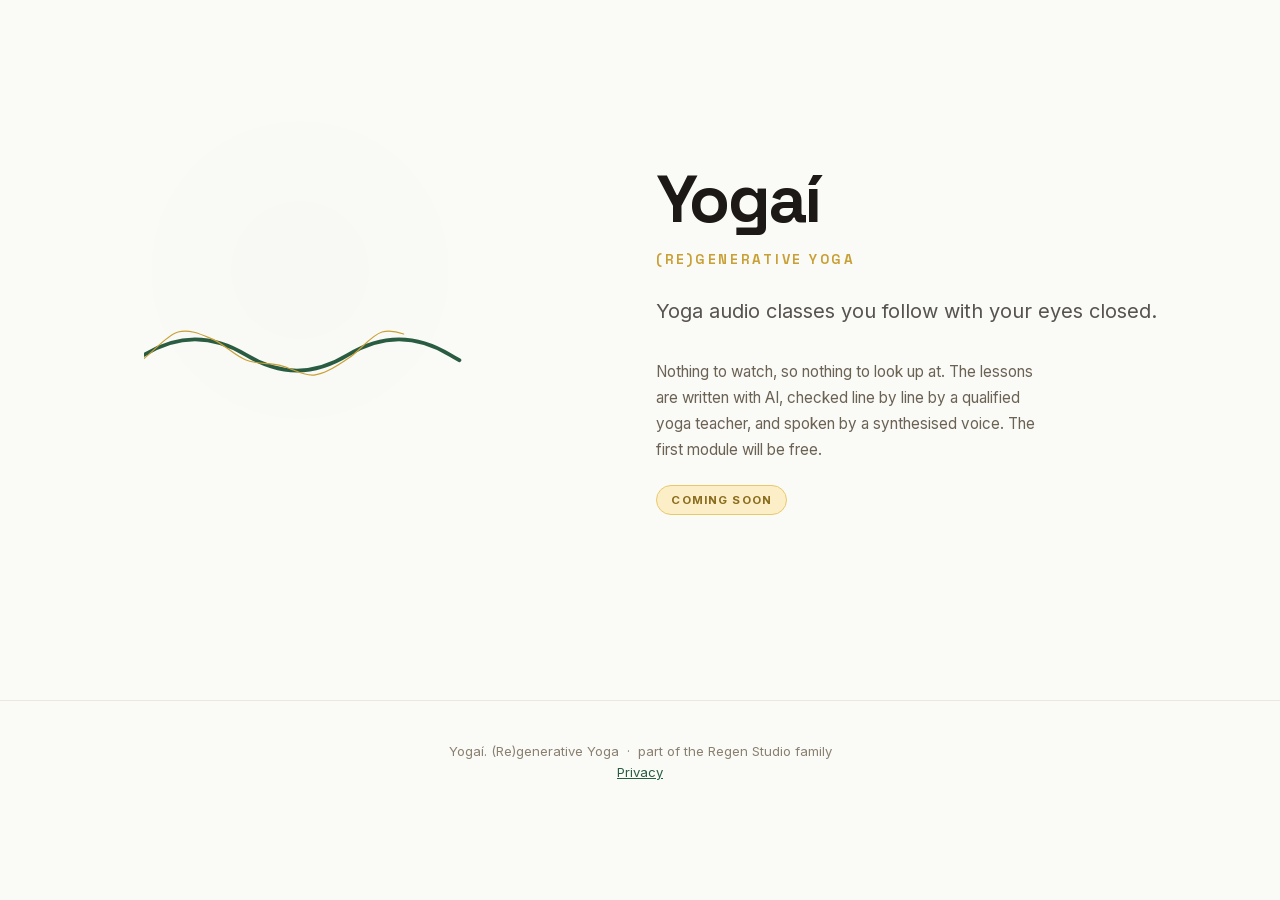
<file: index.html>
<!DOCTYPE html>
<html lang="en" dir="ltr">
<head>
<meta charset="utf-8">
<meta name="viewport" content="width=device-width, initial-scale=1">
<title>Yogaí: Coming Soon</title>
<link rel="stylesheet" href="assets/fonts/fonts.css">
<style>/**
 * Yogaí Design Tokens
 * ====================
 * Calming, grounded palette. Earthy warmth + serene cool tones.
 */

:root {
  --white: #ffffff;
  --black: #0a0a0a;

  --gray-50: #fafaf9;
  --gray-100: #f5f5f4;
  --gray-200: #e7e5e4;
  --gray-300: #d6d3d1;
  --gray-400: #a8a29e;
  --gray-500: #78716c;
  --gray-600: #57534e;
  --gray-700: #44403c;
  --gray-800: #292524;
  --gray-900: #1c1917;
  --gray-950: #0c0a09;

  /* Sage green — primary, grounding */
  --brand-50: #f1f8f4;
  --brand-100: #ddf0e4;
  --brand-200: #bde1cb;
  --brand-300: #90cbaa;
  --brand-400: #60b083;
  --brand-500: #3d9468;
  --brand-600: #2d7853;
  --brand-700: #265f44;
  --brand-800: #224c38;
  --brand-900: #1d3f2f;

  /* Warm terracotta — accent */
  --accent-50: #fdf4f0;
  --accent-100: #fbe6dc;
  --accent-200: #f7ccb8;
  --accent-300: #f0a888;
  --accent-400: #e88360;
  --accent-500: #dc6840;
  --accent-600: #c5502d;
  --accent-700: #a43f26;
  --accent-800: #863525;
  --accent-900: #6e2f24;

  /* Yoga style colors */
  --style-hatha: #3d9468;
  --style-vinyasa: #3b82f6;
  --style-yin: #8b5cf6;
  --style-restorative: #ec4899;
  --style-power: #ef4444;
  --style-kundalini: #f59e0b;
  --style-iyengar: #06b6d4;
  --style-ashtanga: #f97316;

  --error-50: #fef2f2;
  --error-500: #ef4444;
  --error-700: #b91c1c;
  --success-50: #f0fdf4;
  --success-500: #22c55e;
  --success-700: #15803d;

  /* Typography */
  --font-sans: Inter, system-ui, -apple-system, sans-serif;
  --font-display: Inter, system-ui, sans-serif;
  --font-mono: ui-monospace, monospace;

  --text-xs: clamp(0.75rem, 0.7rem + 0.15vw, 0.8125rem);
  --text-sm: clamp(0.8125rem, 0.77rem + 0.2vw, 0.875rem);
  --text-base: clamp(0.9375rem, 0.875rem + 0.25vw, 1.0625rem);
  --text-lg: clamp(1.0625rem, 0.975rem + 0.35vw, 1.25rem);
  --text-xl: clamp(1.25rem, 1.1rem + 0.5vw, 1.5rem);
  --text-2xl: clamp(1.5rem, 1.25rem + 0.75vw, 2rem);
  --text-3xl: clamp(1.875rem, 1.5rem + 1.2vw, 2.5rem);
  --text-4xl: clamp(2.25rem, 1.75rem + 1.5vw, 3.25rem);
  --text-5xl: clamp(2.75rem, 2rem + 2vw, 4rem);

  --leading-tight: 1.2;
  --leading-normal: 1.6;
  --leading-relaxed: 1.75;
  --tracking-tight: -0.02em;
  --tracking-normal: 0;
  --tracking-wide: 0.05em;

  /* Spacing */
  --space-1: 0.25rem;
  --space-2: 0.5rem;
  --space-3: 0.75rem;
  --space-4: 1rem;
  --space-5: 1.25rem;
  --space-6: 1.5rem;
  --space-8: 2rem;
  --space-10: 2.5rem;
  --space-12: 3rem;
  --space-16: 4rem;
  --space-20: 5rem;
  --space-24: 6rem;

  --section-pad: clamp(64px, 8vw, 120px);
  --container-max: 960px;
  --container-narrow: 680px;

  /* Borders & Radius */
  --radius-sm: 0.25rem;
  --radius-md: 0.5rem;
  --radius-lg: 0.75rem;
  --radius-xl: 1rem;
  --radius-2xl: 1.5rem;
  --radius-full: 9999px;

  /* Shadows */
  --shadow-sm: 0 1px 2px rgba(0, 0, 0, 0.05);
  --shadow-md: 0 4px 6px -1px rgba(0, 0, 0, 0.07), 0 2px 4px -2px rgba(0, 0, 0, 0.05);
  --shadow-lg: 0 10px 15px -3px rgba(0, 0, 0, 0.08), 0 4px 6px -4px rgba(0, 0, 0, 0.04);
  --shadow-xl: 0 20px 25px -5px rgba(0, 0, 0, 0.1), 0 8px 10px -6px rgba(0, 0, 0, 0.05);

  /* Transitions */
  --ease-default: cubic-bezier(0.4, 0, 0.2, 1);
  --duration-fast: 150ms;
  --duration-normal: 300ms;
  --transition: var(--duration-normal) var(--ease-default);

  /* Z-index */
  --z-base: 0;
  --z-sticky: 200;
  --z-overlay: 300;
  --z-modal: 400;
  --z-toast: 500;
}

/* Semantic tokens (light) */
:root {
  --color-bg: var(--gray-50);
  --color-bg-secondary: var(--white);
  --color-bg-tertiary: var(--gray-100);
  --color-bg-elevated: var(--white);

  --color-text: var(--gray-900);
  --color-text-secondary: var(--gray-600);
  --color-text-muted: var(--gray-400);
  --color-text-inverse: var(--white);

  --color-brand: var(--brand-600);
  --color-brand-hover: var(--brand-700);
  --color-brand-light: var(--brand-50);
  --color-brand-text: var(--brand-700);

  --color-accent: var(--accent-500);
  --color-accent-hover: var(--accent-600);
  --color-accent-light: var(--accent-50);

  --color-border: var(--gray-200);
  --color-border-hover: var(--gray-300);
  --color-border-focus: var(--brand-500);

  --color-link: var(--brand-600);
  --color-link-hover: var(--brand-800);
  --color-focus-ring: var(--brand-500);

  --color-error: var(--error-500);
  --color-error-bg: var(--error-50);
  --color-error-text: var(--error-700);
  --color-success: var(--success-500);
  --color-success-bg: var(--success-50);
  --color-success-text: var(--success-700);

  --shadow-card: var(--shadow-md);
  --shadow-nav: var(--shadow-sm);
}

/* Dark mode */
[data-theme="dark"] {
  --color-bg: var(--gray-950);
  --color-bg-secondary: var(--gray-900);
  --color-bg-tertiary: var(--gray-800);
  --color-bg-elevated: var(--gray-800);

  --color-text: var(--gray-100);
  --color-text-secondary: var(--gray-400);
  --color-text-muted: var(--gray-500);

  --color-brand: var(--brand-400);
  --color-brand-hover: var(--brand-300);
  --color-brand-light: var(--brand-900);
  --color-brand-text: var(--brand-300);

  --color-accent: var(--accent-400);
  --color-accent-hover: var(--accent-300);
  --color-accent-light: var(--accent-900);

  --color-border: var(--gray-700);
  --color-border-hover: var(--gray-600);
  --color-border-focus: var(--brand-400);

  --color-link: var(--brand-400);
  --color-link-hover: var(--brand-200);

  --shadow-sm: 0 1px 2px rgba(0, 0, 0, 0.3);
  --shadow-md: 0 4px 6px -1px rgba(0, 0, 0, 0.4), 0 2px 4px -2px rgba(0, 0, 0, 0.3);
  --shadow-lg: 0 10px 15px -3px rgba(0, 0, 0, 0.5), 0 4px 6px -4px rgba(0, 0, 0, 0.3);
  --shadow-xl: 0 20px 25px -5px rgba(0, 0, 0, 0.6), 0 8px 10px -6px rgba(0, 0, 0, 0.4);
}
</style>
<style>
    :root {
      --forest-50: #e8f0eb; --forest-100: #c4dece; --forest-200: #8dbb9e;
      --forest-300: #6b9e80; --forest-400: #4a7d5e; --forest-500: #2a5c42;
      --forest-600: #224b37; --forest-700: #1a3d2c; --forest-800: #163328;
      --forest-900: #0c1a14;
      --gold-50: #fef9ed; --gold-100: #fcefc8; --gold-200: #f0d98a;
      --gold-300: #e8c86a; --gold-400: #d4ae4a; --gold-500: #c9a035;
      --gold-600: #a8852c; --gold-700: #8a6d1e;
      --stone-50: #fafaf7; --stone-100: #f5f3ee; --stone-200: #ece8e0;
      --stone-300: #ddd7cc; --stone-400: #b5ad9e; --stone-500: #8a8070;
      --stone-600: #6b6254; --stone-700: #4a4238; --stone-800: #2c261f;
    }

    *, *::before, *::after { box-sizing: border-box; margin: 0; padding: 0; }
    html { scroll-behavior: smooth; }
    body {
      font-family: 'Inter', system-ui, sans-serif;
      background: var(--stone-50);
      color: var(--stone-800);
      line-height: 1.6;
      -webkit-font-smoothing: antialiased;
    }
    h1,h2,h3,h4,h5 { font-family: 'Space Grotesk', sans-serif; letter-spacing: -.02em; line-height: 1.15; }

    /* Nav */
    .comp-nav {
      position: sticky; top: 0; z-index: 90;
      background: color-mix(in srgb, var(--stone-50) 88%, transparent);
      backdrop-filter: blur(12px); -webkit-backdrop-filter: blur(12px);
      border-bottom: 1px solid var(--stone-200); padding: .65rem 1.5rem;
    }
    .comp-nav__inner { max-width: 960px; margin: 0 auto; display: flex; align-items: center; justify-content: space-between; }
    .comp-nav .logo { font-family: 'Space Grotesk',sans-serif; font-size: 1.15rem; font-weight: 700; color: var(--stone-800); text-decoration: none; letter-spacing: -.01em; display: flex; align-items: center; gap: .5rem; }
    .comp-nav .nav-links { display: flex; gap: 1.25rem; list-style: none; }
    .comp-nav .nav-links a { font-size: .82rem; font-weight: 600; color: var(--stone-500); text-decoration: none; }
    .comp-nav .nav-links a:hover { color: var(--forest-500); }

    /* Hero */
    .comp-hero {
      position: relative; overflow: hidden; text-align: center;
      padding: clamp(5rem,12vw,9rem) 1.5rem clamp(3.5rem,7vw,6rem);
      background: var(--stone-50);
    }
    .comp-hero .hero-art { position: absolute; inset: 0; pointer-events: none; }
    .comp-hero .hero-content { position: relative; z-index: 1; max-width: 700px; margin: 0 auto; }
    .comp-hero .eyebrow { font-family: 'Space Grotesk',sans-serif; font-size: .7rem; font-weight: 700; text-transform: uppercase; letter-spacing: .14em; color: var(--forest-400); margin-bottom: .75rem; }
    .comp-hero h1 { font-size: clamp(2.2rem,5vw,3.5rem); font-weight: 700; color: var(--stone-800); margin-bottom: .75rem; }
    .comp-hero h1 span { color: var(--forest-500); }
    .comp-hero .tagline { font-size: 1.05rem; color: var(--stone-500); max-width: 46ch; margin: 0 auto 2rem; line-height: 1.7; }
    .comp-hero .ctas { display: flex; gap: 1rem; justify-content: center; flex-wrap: wrap; margin-bottom: 1.5rem; }
    .comp-hero .trust { font-size: .78rem; color: var(--stone-400); }

    /* Buttons */
    .btn {
      display: inline-flex; align-items: center; gap: .5rem;
      padding: .8rem 1.75rem; font-family: 'Space Grotesk',sans-serif;
      font-weight: 700; font-size: .95rem; border-radius: 12px;
      text-decoration: none; border: 2px solid transparent;
      cursor: pointer; transition: all .25s cubic-bezier(.4,0,.2,1);
    }
    .btn svg { width: 16px; height: 16px; flex-shrink: 0; }
    .btn--primary { background: linear-gradient(180deg,var(--forest-400),var(--forest-500)); color: #fff; border-color: var(--forest-500); box-shadow: 0 2px 8px rgba(42,92,66,.2); }
    .btn--primary:hover { transform: translateY(-1px); box-shadow: 0 0 24px rgba(42,92,66,.3); color: #fff; }
    .btn--secondary { background: transparent; color: var(--forest-500); border-color: var(--forest-500); }
    .btn--secondary:hover { background: rgba(42,92,66,.06); transform: translateY(-1px); }
    .btn--accent { background: linear-gradient(180deg,var(--gold-400),var(--gold-500)); color: #fff; border-color: var(--gold-500); box-shadow: 0 2px 8px rgba(201,160,53,.2); }
    .btn--accent:hover { transform: translateY(-1px); box-shadow: 0 0 24px rgba(201,160,53,.3); color: #fff; }
    .btn--sm { padding: .5rem 1.1rem; font-size: .85rem; border-radius: 10px; }
    .btn--ghost { background: transparent; color: var(--stone-500); border-color: var(--stone-300); }
    .btn--ghost:hover { border-color: var(--forest-500); color: var(--forest-500); }

    /* Wave Divider */
    .wave-div { display: block; width: 100%; margin-top: -1px; }
    .wave-div--flip { transform: scaleY(-1); margin-top: 0; margin-bottom: -1px; }

    /* Section Header */
    .sh { text-align: center; margin-bottom: 2.5rem; }
    .sh h2 { font-size: clamp(1.75rem,3.5vw,2.5rem); font-weight: 700; color: var(--stone-800); margin-bottom: .4rem; }
    .sh p { color: var(--stone-500); font-size: 1.05rem; max-width: 50ch; margin: 0 auto; }
    .sh .orn { display: block; margin: .4rem auto 0; width: 72px; }

    /* Stats Bar */
    .stats-bar {
      max-width: 700px; margin: -2rem auto 0; position: relative; z-index: 2;
      display: flex; justify-content: center; gap: 0;
      background: #fff; border: 1px solid var(--stone-200);
      border-radius: 14px; box-shadow: 0 4px 16px rgba(42,36,20,.06);
      overflow: hidden;
    }
    .stat {
      flex: 1; text-align: center; padding: 1.25rem .75rem;
      position: relative;
    }
    .stat + .stat::before {
      content: ""; position: absolute; left: 0; top: 20%; bottom: 20%;
      width: 1px; background: var(--stone-200);
    }
    .stat-val { font-family: 'Space Grotesk',sans-serif; font-weight: 700; font-size: 1.4rem; color: var(--forest-500); line-height: 1; }
    .stat-lbl { font-size: .72rem; font-weight: 600; color: var(--stone-400); margin-top: .15rem; }
    .stat::after {
      content: ""; position: absolute; top: 50%; left: 50%;
      width: 50px; height: 50px; transform: translate(-50%,-55%);
      border-radius: 50%; border: 1.5px solid var(--forest-100);
      pointer-events: none;
    }

    /* Lessons Section */
    .comp-lessons {
      position: relative; padding: clamp(3rem,6vw,5rem) 1.5rem;
      background: var(--stone-100);
    }
    .comp-lessons::before {
      content: ""; position: absolute; inset: 0;
      background-image: url("data:image/svg+xml,%3Csvg xmlns='http://www.w3.org/2000/svg' viewBox='0 0 200 200'%3E%3Ccircle cx='100' cy='100' r='80' fill='none' stroke='%232a5c42' stroke-width='.5' opacity='.5'/%3E%3Ccircle cx='100' cy='100' r='55' fill='none' stroke='%232a5c42' stroke-width='.5' opacity='.4'/%3E%3Ccircle cx='100' cy='100' r='30' fill='none' stroke='%232a5c42' stroke-width='.5' opacity='.3'/%3E%3Cpath d='M0,100 Q50,70 100,100 T200,100' fill='none' stroke='%232a5c42' stroke-width='.6' opacity='.4'/%3E%3Cpath d='M0,110 Q50,80 100,110 T200,110' fill='none' stroke='%232a5c42' stroke-width='.4' opacity='.3'/%3E%3C/svg%3E");
      background-size: 200px 200px;
      opacity: .04;
      pointer-events: none;
    }
    .comp-lessons > * { position: relative; z-index: 1; }
    .lessons-wrap { max-width: 760px; margin: 0 auto; }

    /* Module Accordion */
    .mod { margin-bottom: 1.25rem; border-radius: 14px; overflow: hidden; }
    .mod summary {
      display: flex; align-items: center; gap: .75rem;
      padding: 1rem 1.5rem; cursor: pointer; list-style: none;
      font-family: 'Space Grotesk',sans-serif; font-weight: 700; font-size: 1.05rem;
      user-select: none; background: var(--stone-200); color: var(--stone-800);
      transition: background .2s;
    }
    .mod summary::-webkit-details-marker { display: none; }
    .mod summary::before {
      content: ""; display: inline-block; width: 8px; height: 8px;
      border-right: 2.5px solid var(--stone-500); border-bottom: 2.5px solid var(--stone-500);
      transform: rotate(-45deg); transition: transform .25s; flex-shrink: 0;
    }
    details[open] > summary::before { transform: rotate(45deg); }
    .mod summary:hover { background: var(--stone-300); }
    .mod-badge {
      font-family: 'Space Grotesk',sans-serif; font-size: .62rem; font-weight: 700;
      padding: .12rem .55rem; border-radius: 6px; letter-spacing: .05em;
    }
    .mod-badge--free { background: var(--forest-500); color: #fff; }
    .mod-badge--paid { background: var(--gold-500); color: #fff; }
    .mod-body { background: #fff; }

    /* Lesson Player Row */
    .lp {
      display: grid; grid-template-columns: auto 1fr auto auto;
      gap: .35rem .75rem; align-items: center;
      padding: .85rem 1.25rem; border-bottom: 1px solid var(--stone-100);
      transition: background .15s;
    }
    .lp:hover { background: var(--stone-50); }
    .lp .play-ring {
      width: 36px; height: 36px; border-radius: 50%;
      background: linear-gradient(180deg,var(--forest-400),var(--forest-500));
      color: #fff; display: flex; align-items: center; justify-content: center;
      cursor: pointer; position: relative; flex-shrink: 0;
      box-shadow: 0 2px 6px rgba(42,92,66,.15);
      transition: box-shadow .2s;
    }
    .lp .play-ring:hover { box-shadow: 0 0 16px rgba(42,92,66,.25); }
    .lp .play-ring svg { width: 12px; height: 12px; margin-left: 1px; }
    .lp .play-ring::before { content: ""; position: absolute; inset: -4px; border-radius: 50%; border: 1.5px solid var(--forest-300); opacity: .3; }
    .lp .play-ring::after { content: ""; position: absolute; inset: -9px; border-radius: 50%; border: 1px solid var(--forest-200); opacity: .15; }

    .lp .lp-info { display: flex; flex-wrap: wrap; align-items: center; gap: .3rem .6rem; min-width: 0; }
    .lp .num { font-family: 'Space Grotesk',sans-serif; font-weight: 700; font-size: .82rem; color: var(--forest-400); }
    .lp .stag { font-size: .65rem; font-weight: 700; padding: .1rem .45rem; border-radius: 5px; }
    .stag--ha { background: rgba(42,92,66,.08); color: var(--forest-500); }
    .stag--vi { background: rgba(37,99,235,.07); color: #2563eb; }
    .lp .ttl { font-weight: 600; font-size: .92rem; color: var(--stone-800); }
    .lp .dur { font-size: .75rem; color: var(--stone-400); }

    /* Waveform bars */
    .lp .wave-bars {
      grid-column: 2/3; display: flex; align-items: center; gap: 1.5px; height: 28px; padding: 3px 0;
    }
    .lp .wave-bars span { flex: 1; border-radius: 1.5px; min-width: 1.5px; background: var(--stone-200); transition: background .1s; }
    .lp .wave-bars span.played { background: var(--forest-400); }

    .lp .dl-link {
      font-size: .72rem; font-weight: 600; color: var(--stone-400);
      text-decoration: none; display: flex; align-items: center; gap: .25rem;
      padding: .3rem .6rem; border-radius: 6px; transition: all .2s;
    }
    .lp .dl-link:hover { color: var(--forest-500); background: rgba(42,92,66,.05); }
    .lp .dl-link svg { width: 12px; height: 12px; }
    .lp .lp-time { font-family: 'Space Grotesk',sans-serif; font-size: .7rem; font-weight: 600; color: var(--stone-400); white-space: nowrap; }

    .mod-actions {
      display: flex; gap: .75rem; justify-content: center; flex-wrap: wrap;
      padding: 1.25rem 1.5rem; border-top: 1px solid var(--stone-100);
      background: linear-gradient(180deg,#fff,var(--stone-50));
    }

    /* Lesson list (paid) */
    .ll { display: flex; flex-wrap: wrap; align-items: center; gap: .2rem .5rem; padding: .65rem 1.25rem; font-size: .85rem; border-bottom: 1px solid var(--stone-100); }
    .ll .num { font-weight: 700; color: var(--stone-400); min-width: 3ch; font-size: .8rem; }
    .ll .ttl { font-weight: 600; color: var(--stone-800); flex: 1 1 180px; }
    .ll .voice { font-size: .72rem; color: var(--stone-400); }
    .ll .dur { font-size: .72rem; color: var(--stone-400); }

    .mod-preview { display: flex; align-items: center; gap: .75rem; flex-wrap: wrap; padding: .85rem 1.25rem; border-top: 1px solid var(--stone-100); background: var(--stone-50); }
    .mod-preview .plabel { font-size: .78rem; font-weight: 600; color: var(--stone-500); }
    .mod-preview .audio-ph { flex: 1 1 160px; height: 28px; background: var(--stone-200); border-radius: 6px; }

    /* Module Journey */
    .journey { padding: 1rem 0; display: flex; align-items: center; justify-content: space-between; position: relative; max-width: 640px; margin: 0 auto; }
    .journey::before { content: ""; position: absolute; top: 50%; left: 28px; right: 28px; height: 2px; background: var(--stone-200); transform: translateY(-50%); }
    .jnode { position: relative; z-index: 1; display: flex; flex-direction: column; align-items: center; gap: .35rem; }
    .jnode .ring {
      width: 44px; height: 44px; border-radius: 50%;
      display: flex; align-items: center; justify-content: center;
      font-family: 'Space Grotesk',sans-serif; font-weight: 700; font-size: .82rem;
      position: relative;
    }
    .jnode .ring::before { content: ""; position: absolute; inset: -5px; border-radius: 50%; border: 1.5px solid; opacity: .2; }
    .jnode .ring::after { content: ""; position: absolute; inset: -11px; border-radius: 50%; border: 1px solid; opacity: .08; }
    .jnode .jlbl { font-size: .6rem; font-weight: 600; white-space: nowrap; }
    .jnode--on .ring { background: var(--forest-500); color: #fff; }
    .jnode--on .ring::before,.jnode--on .ring::after { border-color: var(--forest-500); }
    .jnode--on .jlbl { color: var(--forest-600); }
    .jnode--off .ring { background: var(--stone-200); color: var(--stone-400); }
    .jnode--off .ring::before,.jnode--off .ring::after { border-color: var(--stone-300); }
    .jnode--off .jlbl { color: var(--stone-400); }
    .jnode--gold .ring { background: var(--gold-500); color: #fff; }
    .jnode--gold .ring::before,.jnode--gold .ring::after { border-color: var(--gold-500); }
    .jnode--gold .jlbl { color: var(--gold-600); }

    /* Pricing */
    .comp-pricing { padding: clamp(3rem,6vw,5rem) 1.5rem; background: #fff; }
    .price-grid { display: grid; grid-template-columns: 1fr 1.15fr; gap: 1.5rem; max-width: 760px; margin: 0 auto; }
    @media(max-width:600px) { .price-grid { grid-template-columns: 1fr; } }

    .pcard {
      background: var(--stone-50); border: 1px solid var(--stone-200);
      border-radius: 18px; padding: 2rem; display: flex; flex-direction: column;
      transition: transform .25s, box-shadow .25s;
    }
    .pcard:hover { transform: translateY(-2px); }
    .pcard .tier { font-family: 'Space Grotesk',sans-serif; font-size: .68rem; font-weight: 700; text-transform: uppercase; letter-spacing: .1em; color: var(--forest-400); margin-bottom: .15rem; }
    .pcard .pname { font-family: 'Space Grotesk',sans-serif; font-size: 1.25rem; font-weight: 700; color: var(--stone-800); margin-bottom: .75rem; }
    .pcard .pprice { font-family: 'Space Grotesk',sans-serif; font-size: 2.5rem; font-weight: 700; color: var(--stone-800); line-height: 1; margin-bottom: 1.25rem; }
    .pcard .pprice small { font-size: .75rem; font-weight: 400; color: var(--stone-400); font-family: 'Inter',sans-serif; }
    .pcard ul { list-style: none; flex: 1; margin-bottom: 1.5rem; }
    .pcard li { font-size: .85rem; color: var(--stone-600); line-height: 2; }
    .pcard li::before { content: "\2713  "; font-weight: 800; color: var(--forest-400); }
    .pcard .btn { width: 100%; justify-content: center; }

    .pcard--f {
      border: 2px solid var(--gold-400);
      background: linear-gradient(180deg, var(--gold-50) 0%, #fff 40%);
      box-shadow: 0 8px 28px rgba(201,160,53,.1);
      position: relative;
    }
    .pcard--f::before {
      content: "BEST VALUE"; position: absolute; top: 0; left: 50%; transform: translate(-50%,-50%);
      background: linear-gradient(135deg,var(--gold-400),var(--gold-500)); color: #fff;
      font-family: 'Space Grotesk',sans-serif; font-size: .58rem; font-weight: 700;
      padding: .2rem .9rem; border-radius: 999px; letter-spacing: .1em;
    }
    .pcard--f .tier { color: var(--gold-600); }
    .pcard--f li::before { color: var(--gold-500); }
    .pcard--f .savings {
      display: inline-block; background: rgba(201,160,53,.12); color: var(--gold-700);
      font-size: .75rem; font-weight: 700; padding: .25rem .65rem; border-radius: 6px;
      margin-bottom: 1rem;
    }

    /* Audience */
    .comp-audience { padding: clamp(3rem,6vw,5rem) 1.5rem; background: var(--stone-50); }
    .aud-grid { display: grid; grid-template-columns: repeat(auto-fit,minmax(260px,1fr)); gap: 1.25rem; max-width: 860px; margin: 0 auto; }
    .acard {
      background: #fff; border: 1px solid var(--stone-200); border-left: 4px solid var(--forest-400);
      border-radius: 14px; padding: 1.5rem 1.25rem;
      transition: box-shadow .25s, transform .25s;
    }
    .acard:hover { box-shadow: 0 6px 20px rgba(42,92,66,.06); transform: translateY(-2px); }
    .acard .icon { font-size: 1.5rem; margin-bottom: .4rem; }
    .acard p { font-size: .88rem; color: var(--stone-600); line-height: 1.7; }
    .acard strong { color: var(--stone-800); }

    /* AI Statement */
    .ai-stmt {
      max-width: 680px; margin: 0 auto; background: #fff;
      border: 2px solid var(--forest-500); border-left: 5px solid var(--forest-500);
      border-radius: 18px; padding: 2.25rem 2rem; text-align: center;
      position: relative; overflow: hidden;
    }
    .ai-stmt::before {
      content: ""; position: absolute; top: 50%; left: 50%;
      transform: translate(-50%,-50%); width: 350px; height: 350px;
      background:
        radial-gradient(circle, transparent 55px, var(--forest-50) 56px, var(--forest-50) 57px, transparent 58px),
        radial-gradient(circle, transparent 75px, var(--forest-50) 76px, var(--forest-50) 77px, transparent 78px),
        radial-gradient(circle, transparent 95px, var(--forest-50) 96px, var(--forest-50) 97px, transparent 98px),
        radial-gradient(circle, transparent 115px, var(--forest-50) 116px, var(--forest-50) 117px, transparent 118px);
      opacity: .5; pointer-events: none;
    }
    .ai-stmt > * { position: relative; z-index: 1; }
    .ai-stmt h3 { font-size: 1.4rem; font-weight: 700; color: var(--forest-600); margin-bottom: .6rem; }
    .ai-stmt p { color: var(--stone-600); font-size: .92rem; line-height: 1.75; max-width: 50ch; margin: 0 auto; }
    .ai-stmt strong { color: var(--stone-800); }

    /* FAQ */
    .faq-list { max-width: 700px; margin: 0 auto; padding: 0 1.5rem clamp(3rem,6vw,5rem); }
    .faq-i { border-bottom: 1px solid var(--stone-200); }
    .faq-i:first-child { border-top: 1px solid var(--stone-200); }
    .faq-i summary { display: flex; align-items: center; justify-content: space-between; gap: 1rem; padding: 1.15rem .25rem; cursor: pointer; font-weight: 600; font-size: .92rem; color: var(--stone-800); list-style: none; transition: color .2s; }
    .faq-i summary:hover { color: var(--forest-500); }
    .faq-i summary::-webkit-details-marker { display: none; }
    .faq-i summary::after { content: "+"; font-size: 1.2rem; font-weight: 300; color: var(--stone-400); flex-shrink: 0; }
    .faq-i[open] summary::after { content: "\2212"; }
    .faq-ans { padding: 0 .25rem 1.15rem; color: var(--stone-600); font-size: .88rem; line-height: 1.75; }

    /* Footer */
    .comp-footer { padding: 2rem 1.5rem; border-top: 1px solid var(--stone-200); text-align: center; background: var(--stone-50); }
    .comp-footer .brand { font-family: 'Space Grotesk',sans-serif; font-size: 1rem; font-weight: 700; color: var(--stone-800); margin-bottom: .4rem; display: flex; align-items: center; justify-content: center; gap: .4rem; }
    .comp-footer .flinks { display: flex; gap: 1rem; justify-content: center; flex-wrap: wrap; margin-bottom: .6rem; list-style: none; }
    .comp-footer .flinks a { font-size: .78rem; color: var(--stone-500); text-decoration: none; }
    .comp-footer .flinks a:hover { color: var(--forest-500); }
    .comp-footer .legal { font-size: .7rem; color: var(--stone-400); }

    @media(max-width:600px) {
      .comp-hero h1 { font-size: 2rem; }
      .comp-hero .ctas { flex-direction: column; align-items: center; }
      .comp-hero .ctas .btn { width: 100%; max-width: 320px; justify-content: center; }
      .stats-bar { flex-wrap: wrap; }
      .stat { min-width: 80px; }
      .lp { grid-template-columns: auto 1fr; }
      .lp .wave-bars { grid-column: 1/-1; }
      .lp .dl-link { grid-column: 1/-1; justify-self: start; }
      .journey { flex-wrap: wrap; gap: .5rem; justify-content: center; }
      .comp-nav .nav-links { display: none; }
    }
  </style>
<style>/* === Animated Hero === */
.hero--animated {
  position: relative;
  overflow: hidden;
  min-block-size: min(80svh, 700px);
  display: grid;
  grid-template-columns: 1fr 1fr;
  align-items: center;
  gap: var(--space-8);
  padding: var(--space-16) var(--space-8);
  max-inline-size: 1200px;
  margin-inline: auto;
}

/* Subtle atmospheric blobs — z:0, toned down for white bg */
.hero__blob {
  position: absolute;
  border-radius: 50%;
  filter: blur(80px);
  opacity: .12;
  will-change: transform;
  animation: hero-drift ease-in-out infinite;
  pointer-events: none;
  z-index: 0;
}

.hero__blob--1 {
  width: 400px; height: 400px;
  background: radial-gradient(circle, rgba(42,92,66,.15), transparent 70%);
  top: 10%; left: 5%;
  animation-duration: 24s;
}

.hero__blob--2 {
  width: 300px; height: 300px;
  background: radial-gradient(circle, rgba(201,160,53,.08), transparent 70%);
  top: 35%; right: 8%;
  animation-duration: 30s;
  animation-delay: -10s;
}

.hero__blob--3 {
  width: 250px; height: 250px;
  background: radial-gradient(circle, rgba(106,158,128,.1), transparent 70%);
  bottom: 10%; left: 30%;
  animation-duration: 26s;
  animation-delay: -16s;
}

@keyframes hero-drift {
  0%, 100% { transform: translate(0, 0) scale(1); }
  33% { transform: translate(30px, -20px) scale(1.05); }
  66% { transform: translate(-20px, 15px) scale(.95); }
}

/* Animation container — left column */
.hero__anim {
  position: relative;
  width: 100%;
  aspect-ratio: 1;
  max-inline-size: 500px;
  margin-inline: auto;
}

/* 5 breathing rings — the logo mark */
.hero__rings {
  position: absolute;
  inset: 0;
  display: flex;
  align-items: center;
  justify-content: center;
  pointer-events: none;
}

.hero__ring {
  position: absolute;
  width: 408px;
  height: 408px;
  border-radius: 50%;
  border: 2.5px solid #2a5c42;
  will-change: transform, opacity;
  transform: scale(0.12);
  opacity: 0;
  animation: hero-ripple 15s ease-out infinite;
}

.hero__ring:nth-child(2) { animation-delay: 3s; }
.hero__ring:nth-child(3) { animation-delay: 6s; }
.hero__ring:nth-child(4) { animation-delay: 9s; }
.hero__ring:nth-child(5) { animation-delay: 12s; }

@keyframes hero-ripple {
  0%   { transform: scale(0.12); opacity: 0.65; }
  60%  { opacity: 0.3; }
  100% { transform: scale(1); opacity: 0; }
}

/* Wave — proportional, centered in animation container */
.hero__wave {
  position: absolute;
  left: 50%;
  top: 50%;
  transform: translate(-50%, -50%);
  width: 408px;
  /* Scale the viewBox with the width. With the height="100" attribute in
     charge the drawing stayed 272px wide inside a 408px box. */
  height: auto;
  pointer-events: none;
  z-index: 1;
}

/* Text column — right side */
.hero__text {
  position: relative;
  z-index: 1;
}

.hero__title {
  font-family: 'Space Grotesk', var(--font-display);
  font-size: clamp(2.5rem, 4vw + 1rem, 4.5rem);
  font-weight: 700;
  color: var(--color-text);
  letter-spacing: -0.04em;
  line-height: .9;
  /* Was --space-3. With line-height .9 on type up to 4.5rem, 0.75rem put the
     tagline almost against the word, while the gap below the tagline was 2rem —
     tight, then loose. Julie, 9 September: "de tekst (RE)GENERATIVE YOGA staat
     te dicht op de titel Yogaí". Evened out against the subtitle rule below. */
  margin-block-end: var(--space-5);
}

.hero--animated .hero__subtitle {
  font-family: 'Space Grotesk', var(--font-display);
  font-size: clamp(0.65rem, 0.6vw + 0.4rem, 0.85rem);
  font-weight: 700;
  color: #c9a035;
  letter-spacing: 0.2em;
  text-transform: uppercase;
  margin-block-end: var(--space-6);
}

.hero--animated .hero__tagline {
  font-size: var(--text-lg);
  color: var(--color-text-secondary);
  max-inline-size: 50ch;
  margin-block-end: var(--space-8);
}

.hero--animated .hero__trust {
  color: var(--color-text-muted);
}

@media (prefers-reduced-motion: reduce) {
  .hero__blob { animation: none !important; opacity: .08; }
  .hero__ring {
    animation: none !important;
  }
  .hero__ring:nth-child(1) { transform: scale(0.15) !important; opacity: 0.5 !important; }
  .hero__ring:nth-child(2) { transform: scale(0.24) !important; opacity: 0.4 !important; }
  .hero__ring:nth-child(3) { transform: scale(0.38) !important; opacity: 0.25 !important; }
  .hero__ring:nth-child(4) { transform: scale(0.62) !important; opacity: 0.15 !important; }
  .hero__ring:nth-child(5) { transform: scale(1) !important; opacity: 0.08 !important; }
}

@media (max-width: 767px) {
  .hero--animated {
    grid-template-columns: 1fr;
    text-align: center;
    min-block-size: auto;
    padding-block: var(--space-12);
  }
  .hero__anim {
    max-inline-size: 320px;
    order: -1;
  }
  .hero__wave {
    width: 272px;
  }
  .hero__text {
    text-align: center;
  }
  .hero__ctas {
    justify-content: center;
  }
}
</style>

<style>
  /* Review banner — these are not deployed pages. */
  .rv { background: var(--forest-700); color: var(--forest-50);
        padding: .7rem 1.5rem; font-size: .82rem; text-align: center; }
  .rv strong { color: #fff; }
  .rv span { opacity: .75; }

  /* Coming-soon hero badge */
  .cs-badge { display:inline-block; background: var(--gold-100);
    color: var(--gold-700); border:1px solid var(--gold-300);
    border-radius:999px; padding:.3rem .9rem; font-size:.72rem;
    font-weight:700; letter-spacing:.1em; text-transform:uppercase;
    margin-bottom:1rem; }

  /* Module list on the coming-soon page */
  .mod-grid { max-width:820px; margin:0 auto; display:grid;
    grid-template-columns:repeat(auto-fit,minmax(240px,1fr)); gap:.9rem; }
  .mod-card { background:#fff; border:1px solid var(--stone-200);
    border-radius:14px; padding:1.1rem 1.25rem; }
  .mod-card h3 { font-size:1rem; color:var(--stone-800); margin-bottom:.3rem; }
  .mod-card p { font-size:.85rem; color:var(--stone-500); }
  .mod-card .tag { display:inline-block; margin-top:.6rem; font-size:.68rem;
    font-weight:700; letter-spacing:.08em; text-transform:uppercase;
    padding:.2rem .55rem; border-radius:6px; }
  .tag--free { background:var(--forest-50); color:var(--forest-600); }
  .tag--soon { background:var(--gold-50); color:var(--gold-700); }
  .tag--design { background:var(--stone-100); color:var(--stone-500); }
  .hero__lede { color:var(--stone-600); font-size:.95rem; line-height:1.7;
    max-width:44ch; margin-top:.9rem; }
  .hero__cta { margin-top:1.4rem; }

  /* Personalisation panel — the piece with no prior art */
  .pers { max-width:820px; margin:0 auto; background:#fff;
    border:2px solid var(--forest-500); border-radius:18px;
    padding:2rem 1.75rem; }
  .pers h3 { font-size:1.35rem; color:var(--forest-600); margin-bottom:.4rem; }
  .pers > p { color:var(--stone-600); font-size:.92rem; max-width:56ch;
    margin-bottom:1.5rem; }
  .pers-row { margin-bottom:1.4rem; }
  .pers-row h4 { font-family:'Space Grotesk',sans-serif; font-size:.72rem;
    font-weight:700; letter-spacing:.12em; text-transform:uppercase;
    color:var(--stone-500); margin-bottom:.6rem; }
  .opts { display:flex; gap:.6rem; flex-wrap:wrap; }
  .opt { border:1.5px solid var(--stone-300); background:var(--stone-50);
    border-radius:12px; padding:.7rem 1rem; cursor:pointer; font:inherit;
    font-size:.88rem; color:var(--stone-700); text-align:left; min-width:150px; }
  .opt small { display:block; font-size:.74rem; color:var(--stone-500);
    margin-top:.15rem; }
  .opt:hover { border-color:var(--forest-300); }
  .opt[aria-pressed="true"] { border-color:var(--forest-500);
    background:var(--forest-50); color:var(--forest-700); }
  .opt[aria-pressed="true"] small { color:var(--forest-600); }
  .pers-note { font-size:.82rem; color:var(--stone-500); border-top:1px solid
    var(--stone-200); padding-top:.9rem; margin-top:.4rem; }

  .sec { padding: clamp(2.5rem,6vw,4.5rem) 1.5rem; }
  .sec--alt { background: var(--stone-100); }
  .sh2 { text-align:center; max-width:640px; margin:0 auto 2rem; }
  .sh2 h2 { font-size:clamp(1.6rem,3.5vw,2.2rem); color:var(--stone-800);
    margin-bottom:.5rem; }
  .sh2 p { color:var(--stone-500); font-size:.95rem; }

  .lesson-row { display:flex; align-items:center; gap:1rem; background:#fff;
    border:1px solid var(--stone-200); border-radius:12px;
    padding:.85rem 1.1rem; margin-bottom:.6rem; }
  .lesson-row .n { font-family:'Space Grotesk',sans-serif; font-weight:700;
    color:var(--forest-400); font-size:.9rem; min-width:1.8rem; }
  .lesson-row .t { flex:1; font-size:.95rem; color:var(--stone-800); }
  .lesson-row .t small { display:block; color:var(--stone-500);
    font-size:.78rem; }
  .lesson-row .d { font-size:.82rem; color:var(--stone-500); }
  .lesson-row .play { width:34px; height:34px; border-radius:50%;
    border:1.5px solid var(--forest-400); color:var(--forest-500);
    background:#fff; display:grid; place-items:center; cursor:pointer; }

  .ai-note { max-width:680px; margin:0 auto; background:#fff;
    border:2px solid var(--forest-500); border-left:5px solid var(--forest-500);
    border-radius:18px; padding:2rem; text-align:center; }
  .ai-note h3 { font-size:1.3rem; color:var(--forest-600); margin-bottom:.6rem; }
  .ai-note p { color:var(--stone-600); font-size:.9rem; line-height:1.75;
    max-width:52ch; margin:0 auto; }
  .ai-note strong { color:var(--stone-800); }
  .ai-note p + p { margin-top:.9rem; }
  .ai-note__cant { font-size:.85rem !important; color:var(--stone-500) !important;
    border-top:1px solid var(--stone-200); padding-top:.9rem; margin-top:1.1rem !important; }
  .openbuild { max-width:680px; margin:0 auto; background:#fff;
    border:1px solid var(--stone-200); border-left:4px solid var(--gold-400);
    border-radius:16px; padding:1.75rem 1.9rem; }
  .openbuild p { color:var(--stone-600); font-size:.92rem; line-height:1.75; }
  .openbuild p + p { margin-top:.85rem; }
  .openbuild strong { color:var(--stone-800); }
  .openbuild__note { font-size:.85rem !important; color:var(--stone-500) !important;
    border-top:1px solid var(--stone-200); padding-top:.85rem; margin-top:1.1rem !important; }

  .ben-grid { display:grid; gap:1rem; max-width:900px; margin:0 auto;
    grid-template-columns:repeat(auto-fit,minmax(220px,1fr)); }
  .ben { background:#fff; border:1px solid var(--stone-200); border-radius:12px;
    padding:1.1rem 1.2rem; }
  .ben h4 { margin:0 0 .35rem; font-size:1rem; }
  .ben p { margin:0; font-size:.9rem; line-height:1.6; color:var(--stone-600); }
  .ftr { padding:2.5rem 1.5rem; text-align:center; color:var(--stone-500);
    font-size:.82rem; border-top:1px solid var(--stone-200); }
  .ftr a { color:var(--forest-500); }
</style>

<style>/* === Style Badges === */
.style-badge {
  display: inline-flex;
  align-items: center;
  padding: var(--space-1) var(--space-3);
  border-radius: var(--radius-full);
  font-size: var(--text-xs);
  font-weight: 600;
  white-space: nowrap;
  background: color-mix(in srgb, var(--badge-color) 15%, transparent);
  color: var(--badge-color);
  border: 1px solid color-mix(in srgb, var(--badge-color) 30%, transparent);
}

[data-theme="dark"] .style-badge {
  background: color-mix(in srgb, var(--badge-color) 20%, transparent);
  color: color-mix(in srgb, var(--badge-color) 100%, var(--white) 30%);
}

.style-badge--hatha { --badge-color: var(--style-hatha); }
.style-badge--vinyasa { --badge-color: var(--style-vinyasa); }
.style-badge--yin { --badge-color: var(--style-yin); }
.style-badge--restorative { --badge-color: var(--style-restorative); }
.style-badge--power { --badge-color: var(--style-power); }
.style-badge--kundalini { --badge-color: var(--style-kundalini); }
.style-badge--iyengar { --badge-color: var(--style-iyengar); }
.style-badge--ashtanga { --badge-color: var(--style-ashtanga); }

/* === Audio Players === */
.audio-section {
  padding-block: var(--section-pad);
  background: var(--color-bg-secondary);
}

.lesson-players {
  display: grid;
  gap: var(--space-4);
  margin-block-end: var(--space-8);
}

.lesson-player {
  display: grid;
  grid-template-columns: 1fr auto;
  grid-template-rows: auto auto;
  gap: var(--space-2) var(--space-4);
  align-items: center;
  background: var(--color-bg-elevated);
  border: 1px solid var(--color-border);
  border-radius: var(--radius-lg);
  padding: var(--space-4) var(--space-5);
  transition: box-shadow var(--transition);
}

.lesson-player:hover {
  box-shadow: var(--shadow-sm);
}

.lesson-player__info {
  display: flex;
  flex-wrap: wrap;
  align-items: center;
  gap: var(--space-2) var(--space-3);
  grid-column: 1 / -1;
}

@media (min-width: 640px) {
  .lesson-player__info {
    grid-column: 1 / 2;
  }
}

.lesson-player__number {
  font-weight: 700;
  font-size: var(--text-sm);
  color: var(--color-text-muted);
  min-inline-size: 2.5ch;
}

.lesson-player__title {
  font-weight: 600;
  font-size: var(--text-base);
  color: var(--color-text);
}

.lesson-player__duration {
  font-size: var(--text-sm);
  color: var(--color-text-muted);
}

.lesson-player__download {
  grid-column: 2 / 3;
  grid-row: 2 / 3;
  justify-self: end;
}

@media (min-width: 640px) {
  .lesson-player__download {
    grid-column: 2 / 3;
    grid-row: 1 / 3;
    align-self: center;
  }
}

.lesson-player__audio {
  grid-column: 1 / 2;
  grid-row: 2 / 3;
}

.lesson-player__audio audio {
  inline-size: 100%;
  block-size: 40px;
  border-radius: var(--radius-md);
}

/* Style native audio controls in dark mode */
[data-theme="dark"] .lesson-player__audio audio {
  filter: invert(1) hue-rotate(180deg);
  opacity: 0.85;
}

.audio-section__actions {
  display: flex;
  flex-wrap: wrap;
  gap: var(--space-4);
  justify-content: center;
}</style>
<style>
  /* An affordance that is deliberately inert, so the page never implies a
     recording or a download exists when it does not. */
  .is-off { opacity:.45; cursor:not-allowed; pointer-events:none; }
  .opt[disabled] { opacity:.45; cursor:not-allowed; }
  .mod-preview-audio { inline-size:100%; block-size:34px; margin:.6rem 0 .2rem; }
  .lesson-player__duration .dur { font-variant-numeric:tabular-nums; }
  .pers { margin-block-end:1.6rem; }
</style>
</head>
<body>


<section class="hero hero--animated" aria-labelledby="hero-heading">
      <div class="hero__blob hero__blob--1" aria-hidden="true"></div>
      <div class="hero__blob hero__blob--2" aria-hidden="true"></div>
      <div class="hero__blob hero__blob--3" aria-hidden="true"></div>

      <!-- Left: breathing logo animation -->
      <div class="hero__anim" aria-hidden="true">
        <div class="hero__rings">
          <div class="hero__ring"></div>
          <div class="hero__ring"></div>
          <div class="hero__ring"></div>
          <div class="hero__ring"></div>
          <div class="hero__ring"></div>
        </div>
        <svg class="hero__wave" width="272" height="100" viewBox="0 -21 272 100" fill="none">
          <path id="hero-wave1" stroke="#2a5c42" stroke-width="2.5" stroke-linecap="round" fill="none"
                pathLength="1" stroke-dasharray="1" stroke-dashoffset="1"/>
          <path id="hero-wave2" stroke="#c9a035" stroke-width="0.8" stroke-linecap="round" fill="none" opacity="0"
                pathLength="1" stroke-dasharray="1" stroke-dashoffset="1"/>
        </svg>
      </div>

      <!-- Right: text content -->
      <div class="hero__text">
        <h1 id="hero-heading" class="hero__title">Yogaí</h1>
        <p class="hero__subtitle">(RE)GENERATIVE YOGA</p>
        <p class="hero__tagline">Yoga audio classes you follow with your eyes closed.</p><p class="hero__lede">Nothing to watch, so nothing to look up at. The lessons are written with AI, checked line by line by a qualified yoga teacher, and spoken by a synthesised voice. The first module will be free.</p><p class="hero__cta"><span class="cs-badge">Coming soon</span></p></div>
    </section>
<!-- Hero wave animation -->
  <script>
  (function() {
    'use strict';

    var w1 = document.getElementById('hero-wave1');
    var w2 = document.getElementById('hero-wave2');
    if (!w1 || !w2) return;

    var W = 272, CY = 29, LOGO_AMP = 17, SEGS = 12;

    function buildQPath(amp, cy, phase) {
      cy = cy || CY;
      phase = phase || 0;
      // The modulo used to live here. It wrapped the travel back to zero every
      // 136 px, which is the snap Julie reported on 9 September. The caller now
      // bounds `phase` to one sweep and reverses it, so wrapping here would
      // reintroduce a jump at the far end of the sweep.
      var segW = 68, offset = -phase;
      var d = 'M' + offset.toFixed(1) + ',' + cy.toFixed(1);
      // Exactly the viewBox width, two periods. It used to draw six segments
      // (408 units) into a 272-wide viewBox, which ran off the right edge and
      // put the visible wave's centre right of the rings' centre.
      for (var i = 0; i * segW < W; i++) {
        var isUp = i % 2 === 0;
        var cpX = offset + i * segW + segW / 2;
        var cpY = isUp ? cy - amp : cy + amp;
        var endX = offset + (i + 1) * segW;
        d += ' Q' + cpX.toFixed(1) + ',' + cpY.toFixed(1) + ' ' + endX.toFixed(1) + ',' + cy.toFixed(1);
      }
      return d;
    }

    function buildCubicPath(fn) {
      var segW = W / SEGS, pts = [];
      for (var i = 0; i <= SEGS; i++) {
        var x = i * segW;
        pts.push({ x: x, y: fn(x) });
      }
      var d = 'M' + pts[0].x.toFixed(1) + ',' + pts[0].y.toFixed(1);
      for (var i = 0; i < SEGS; i++) {
        var p0 = pts[i], p1 = pts[i + 1];
        var sS = i > 0 ? (pts[i+1].y - pts[i-1].y) / (pts[i+1].x - pts[i-1].x) : (p1.y - p0.y) / (p1.x - p0.x);
        var sE = i < SEGS - 1 ? (pts[i+2].y - pts[i].y) / (pts[i+2].x - pts[i].x) : (p1.y - p0.y) / (p1.x - p0.x);
        var t = 0.33, dx = p1.x - p0.x;
        d += ' C' + (p0.x+dx*t).toFixed(1) + ',' + (p0.y+sS*dx*t).toFixed(1) + ' ' + (p1.x-dx*t).toFixed(1) + ',' + (p1.y-sE*dx*t).toFixed(1) + ' ' + p1.x.toFixed(1) + ',' + p1.y.toFixed(1);
      }
      return d;
    }

    var LOGO_PATH = buildQPath(LOGO_AMP);

    // Reduced motion: static wave, no animation
    if (window.matchMedia('(prefers-reduced-motion: reduce)').matches) {
      w1.setAttribute('d', LOGO_PATH);
      w1.style.strokeDashoffset = '0';
      w2.style.opacity = '0';
      return;
    }

    var DRAW_DUR = 2000, DELAY1 = 800, DELAY2 = 1000;
    var CYCLE_DUR = 16; // seconds per full chaos→balance→chaos cycle

    function lerp(a, b, t) { return a + (b - a) * t; }
    function easeOut3(t) { return 1 - Math.pow(1 - t, 3); }

    var startTime = null;

    function frame(now) {
      if (!startTime) startTime = now;
      var t = now - startTime, tSec = t / 1000;

      // Draw-on reveal
      var dp1 = Math.max(0, Math.min(1, easeOut3((t - DELAY1) / DRAW_DUR)));
      w1.style.strokeDashoffset = (1 - dp1).toString();
      var dp2 = Math.max(0, Math.min(1, easeOut3((t - DELAY2) / DRAW_DUR)));
      w2.style.strokeDashoffset = (1 - dp2).toString();
      if (t >= DELAY2 && parseFloat(w2.style.opacity || '0') < 1) w2.style.opacity = '1';

      // Perpetual convergence cycle (cosine oscillation after draw-on)
      var cycleT = Math.max(0, tSec - 3);
      var conv = 0.5 - 0.5 * Math.cos(cycleT * 2 * Math.PI / CYCLE_DUR);

      // No horizontal travel. The waves hold their position.
      //
      // This has now been wrong twice. Originally a linear ramp wrapped by a
      // modulo, which snapped back every 9.07 s. Reading her written note of
      // 9 September I replaced it with a cosine sweep that ran the wave out and
      // back. In the call of 10 September both of them said the travel itself
      // is the problem, not its shape:
      //
      //   Yvo 20:48  "ze mogen niet een soort van horizontaal bewegen over het
      //               scherm"
      //   Partner 21:02  "ik zou het ook mooier vinden als het allebei gewoon
      //               van links naar rechts de hele tijd hetzelfde blijft"
      //
      // Holding both at phase 0 also settles the other half of Yvo's note, that
      // the two waves appeared to change length. They did not: wave 1 slid while
      // wave 2's phase shifted on a different mechanism, so they drifted out of
      // step. Both span exactly two periods across the viewBox, and standing
      // still they stay that way and sink into one another on the convergence
      // cycle above, which is what he asked for.
      var phase = 0;
      var travelPhase = 0;

      // Shared oscillation
      var centerY = CY + 3 * Math.sin(tSec * 0.6) + 1.5 * Math.sin(tSec * 0.4);

      // Wave 1: Q-path + travel
      var w1Amp = LOGO_AMP + 4 * Math.sin(tSec * 0.5) + 2 * Math.sin(tSec * 0.3);
      w1.setAttribute('d', buildQPath(w1Amp, centerY, phase));

      // Wave 2: Fourier harmonics — perpetual chaos↔balance
      var chaos = 1 - conv;
      var w2Amp = lerp(w1Amp / 2 + 3, w1Amp / 2, conv);
      w2.setAttribute('d', buildCubicPath(function(x) {
        var base = x / W * Math.PI * 4 + travelPhase;
        var fundamental = -Math.sin(base);
        var h2 = chaos * 0.35 * Math.sin(base * 2.0 + tSec * 1.3);
        var h3 = chaos * 0.2 * Math.sin(base * 3.0 + tSec * 2.1);
        var h4 = chaos * 0.12 * Math.sin(base * 4.0 + tSec * 3.4);
        return centerY + w2Amp * (fundamental + h2 + h3 + h4);
      }));

      requestAnimationFrame(frame);
    }

    w1.setAttribute('d', LOGO_PATH);
    w2.setAttribute('d', LOGO_PATH);
    requestAnimationFrame(frame);
  })();
  </script>

<script>
// The chooser. Two axes, sound and pace, and every combination is a separate
// recording named on the audio element as a data attribute. Until 2026-09-10
// these were three buttons with no JavaScript behind them and no audio on the
// page to drive; Julie reviewed a mockup.
(function () {
  var players = document.querySelectorAll('audio.lesson-audio');
  var buttons = document.querySelectorAll('.opt[data-sound], .opt[data-speed]');
  if (!players.length || !buttons.length) return;

  var STORE = 'yogai-lesson-choice';
  var choice = {sound: 'voice', speed: 'standard'};
  try {
    var saved = JSON.parse(localStorage.getItem(STORE) || 'null');
    if (saved && saved.sound && saved.speed) choice = saved;
  } catch (e) {}

  function apply(remember) {
    buttons.forEach(function (b) {
      var axis = b.dataset.sound ? 'sound' : 'speed';
      b.setAttribute('aria-pressed', String(b.dataset[axis] === choice[axis]));
    });

    players.forEach(function (a) {
      var next = a.dataset['src' + cap(choice.sound) + cap(choice.speed)];
      var mins = a.dataset['mins' + cap(choice.speed)];
      var label = a.closest('.lesson-player');
      if (label && mins) {
        var slot = label.querySelector('.dur');
        if (slot) slot.textContent = mins;
      }
      if (!next || a.getAttribute('src') === next) return;
      // Changing src needs an explicit load(). Without it the element keeps the
      // buffer it already has and the chooser appears to do nothing.
      var at = a.currentTime, playing = !a.paused && !a.ended;
      a.setAttribute('src', next);
      a.load();
      if (at) {
        a.addEventListener('loadedmetadata', function once() {
          a.removeEventListener('loadedmetadata', once);
          // The slow recording is minutes longer, so the old position may not
          // exist in the new one. Clamp rather than throw.
          try { a.currentTime = Math.min(at, a.duration || at); } catch (e) {}
          if (playing) a.play();
        });
      } else if (playing) {
        a.play();
      }
    });

    if (remember) {
      try { localStorage.setItem(STORE, JSON.stringify(choice)); } catch (e) {}
    }
  }

  function cap(s) { return s.charAt(0).toUpperCase() + s.slice(1); }

  buttons.forEach(function (b) {
    b.addEventListener('click', function () {
      choice[b.dataset.sound ? 'sound' : 'speed'] =
        b.dataset.sound || b.dataset.speed;
      apply(true);
    });
  });

  // One player at a time, module teasers included. Two lessons at once tells
  // you nothing about either.
  var all = document.querySelectorAll('audio');
  all.forEach(function (a) {
    a.addEventListener('play', function () {
      all.forEach(function (o) { if (o !== a) o.pause(); });
    });
  });

  apply(false);
})();
</script>

<footer class="ftr">
  Yogaí. (Re)generative Yoga &nbsp;·&nbsp; part of the Regen Studio family<br>
  <a href="privacy.html">Privacy</a>
</footer>
</body>
</html>
</file>
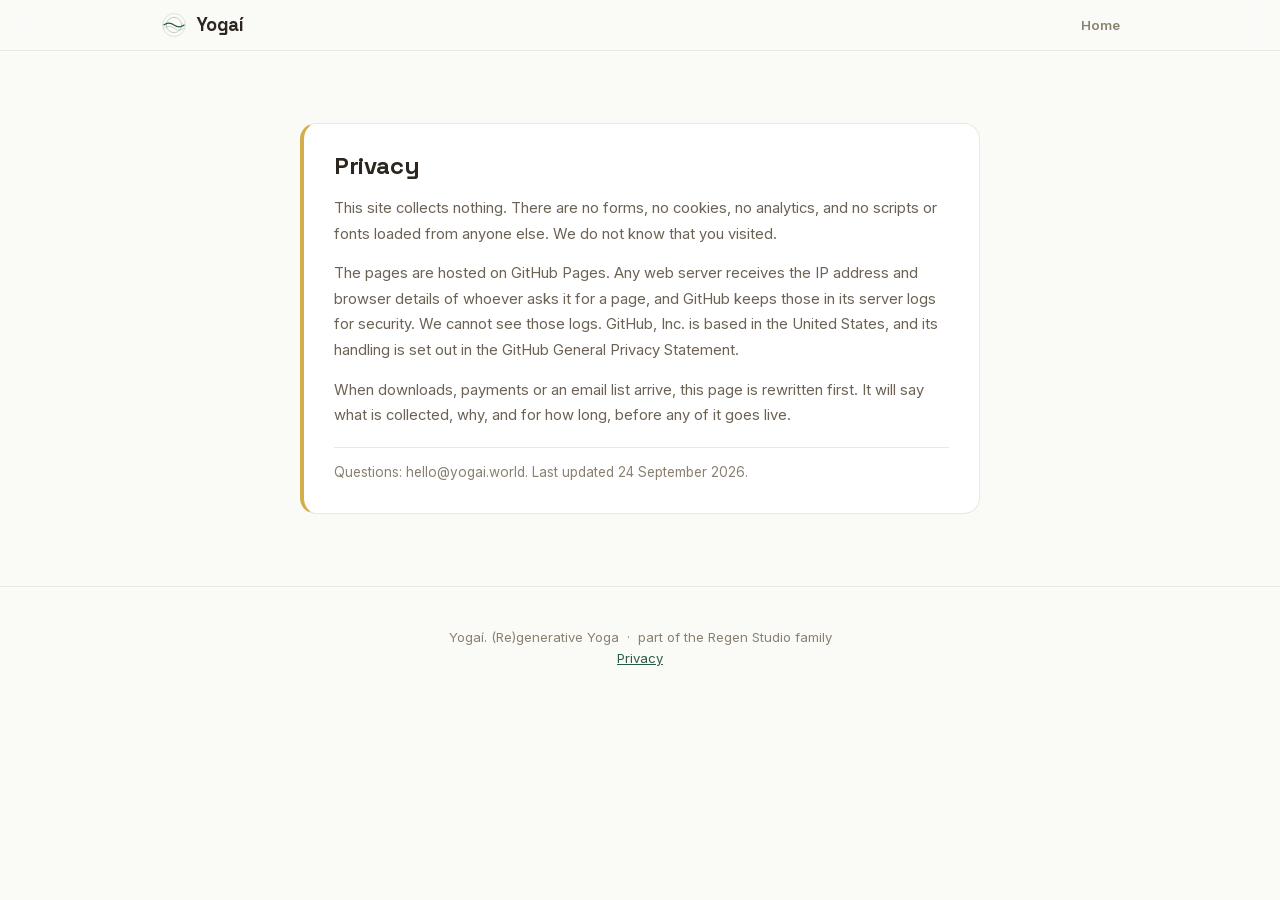
<file: privacy.html>
<!DOCTYPE html>
<html lang="en" dir="ltr">
<head>
<meta charset="utf-8">
<meta name="viewport" content="width=device-width, initial-scale=1">
<title>Yogaí: Privacy</title>
<link rel="stylesheet" href="assets/fonts/fonts.css">
<style>/**
 * Yogaí Design Tokens
 * ====================
 * Calming, grounded palette. Earthy warmth + serene cool tones.
 */

:root {
  --white: #ffffff;
  --black: #0a0a0a;

  --gray-50: #fafaf9;
  --gray-100: #f5f5f4;
  --gray-200: #e7e5e4;
  --gray-300: #d6d3d1;
  --gray-400: #a8a29e;
  --gray-500: #78716c;
  --gray-600: #57534e;
  --gray-700: #44403c;
  --gray-800: #292524;
  --gray-900: #1c1917;
  --gray-950: #0c0a09;

  /* Sage green — primary, grounding */
  --brand-50: #f1f8f4;
  --brand-100: #ddf0e4;
  --brand-200: #bde1cb;
  --brand-300: #90cbaa;
  --brand-400: #60b083;
  --brand-500: #3d9468;
  --brand-600: #2d7853;
  --brand-700: #265f44;
  --brand-800: #224c38;
  --brand-900: #1d3f2f;

  /* Warm terracotta — accent */
  --accent-50: #fdf4f0;
  --accent-100: #fbe6dc;
  --accent-200: #f7ccb8;
  --accent-300: #f0a888;
  --accent-400: #e88360;
  --accent-500: #dc6840;
  --accent-600: #c5502d;
  --accent-700: #a43f26;
  --accent-800: #863525;
  --accent-900: #6e2f24;

  /* Yoga style colors */
  --style-hatha: #3d9468;
  --style-vinyasa: #3b82f6;
  --style-yin: #8b5cf6;
  --style-restorative: #ec4899;
  --style-power: #ef4444;
  --style-kundalini: #f59e0b;
  --style-iyengar: #06b6d4;
  --style-ashtanga: #f97316;

  --error-50: #fef2f2;
  --error-500: #ef4444;
  --error-700: #b91c1c;
  --success-50: #f0fdf4;
  --success-500: #22c55e;
  --success-700: #15803d;

  /* Typography */
  --font-sans: Inter, system-ui, -apple-system, sans-serif;
  --font-display: Inter, system-ui, sans-serif;
  --font-mono: ui-monospace, monospace;

  --text-xs: clamp(0.75rem, 0.7rem + 0.15vw, 0.8125rem);
  --text-sm: clamp(0.8125rem, 0.77rem + 0.2vw, 0.875rem);
  --text-base: clamp(0.9375rem, 0.875rem + 0.25vw, 1.0625rem);
  --text-lg: clamp(1.0625rem, 0.975rem + 0.35vw, 1.25rem);
  --text-xl: clamp(1.25rem, 1.1rem + 0.5vw, 1.5rem);
  --text-2xl: clamp(1.5rem, 1.25rem + 0.75vw, 2rem);
  --text-3xl: clamp(1.875rem, 1.5rem + 1.2vw, 2.5rem);
  --text-4xl: clamp(2.25rem, 1.75rem + 1.5vw, 3.25rem);
  --text-5xl: clamp(2.75rem, 2rem + 2vw, 4rem);

  --leading-tight: 1.2;
  --leading-normal: 1.6;
  --leading-relaxed: 1.75;
  --tracking-tight: -0.02em;
  --tracking-normal: 0;
  --tracking-wide: 0.05em;

  /* Spacing */
  --space-1: 0.25rem;
  --space-2: 0.5rem;
  --space-3: 0.75rem;
  --space-4: 1rem;
  --space-5: 1.25rem;
  --space-6: 1.5rem;
  --space-8: 2rem;
  --space-10: 2.5rem;
  --space-12: 3rem;
  --space-16: 4rem;
  --space-20: 5rem;
  --space-24: 6rem;

  --section-pad: clamp(64px, 8vw, 120px);
  --container-max: 960px;
  --container-narrow: 680px;

  /* Borders & Radius */
  --radius-sm: 0.25rem;
  --radius-md: 0.5rem;
  --radius-lg: 0.75rem;
  --radius-xl: 1rem;
  --radius-2xl: 1.5rem;
  --radius-full: 9999px;

  /* Shadows */
  --shadow-sm: 0 1px 2px rgba(0, 0, 0, 0.05);
  --shadow-md: 0 4px 6px -1px rgba(0, 0, 0, 0.07), 0 2px 4px -2px rgba(0, 0, 0, 0.05);
  --shadow-lg: 0 10px 15px -3px rgba(0, 0, 0, 0.08), 0 4px 6px -4px rgba(0, 0, 0, 0.04);
  --shadow-xl: 0 20px 25px -5px rgba(0, 0, 0, 0.1), 0 8px 10px -6px rgba(0, 0, 0, 0.05);

  /* Transitions */
  --ease-default: cubic-bezier(0.4, 0, 0.2, 1);
  --duration-fast: 150ms;
  --duration-normal: 300ms;
  --transition: var(--duration-normal) var(--ease-default);

  /* Z-index */
  --z-base: 0;
  --z-sticky: 200;
  --z-overlay: 300;
  --z-modal: 400;
  --z-toast: 500;
}

/* Semantic tokens (light) */
:root {
  --color-bg: var(--gray-50);
  --color-bg-secondary: var(--white);
  --color-bg-tertiary: var(--gray-100);
  --color-bg-elevated: var(--white);

  --color-text: var(--gray-900);
  --color-text-secondary: var(--gray-600);
  --color-text-muted: var(--gray-400);
  --color-text-inverse: var(--white);

  --color-brand: var(--brand-600);
  --color-brand-hover: var(--brand-700);
  --color-brand-light: var(--brand-50);
  --color-brand-text: var(--brand-700);

  --color-accent: var(--accent-500);
  --color-accent-hover: var(--accent-600);
  --color-accent-light: var(--accent-50);

  --color-border: var(--gray-200);
  --color-border-hover: var(--gray-300);
  --color-border-focus: var(--brand-500);

  --color-link: var(--brand-600);
  --color-link-hover: var(--brand-800);
  --color-focus-ring: var(--brand-500);

  --color-error: var(--error-500);
  --color-error-bg: var(--error-50);
  --color-error-text: var(--error-700);
  --color-success: var(--success-500);
  --color-success-bg: var(--success-50);
  --color-success-text: var(--success-700);

  --shadow-card: var(--shadow-md);
  --shadow-nav: var(--shadow-sm);
}

/* Dark mode */
[data-theme="dark"] {
  --color-bg: var(--gray-950);
  --color-bg-secondary: var(--gray-900);
  --color-bg-tertiary: var(--gray-800);
  --color-bg-elevated: var(--gray-800);

  --color-text: var(--gray-100);
  --color-text-secondary: var(--gray-400);
  --color-text-muted: var(--gray-500);

  --color-brand: var(--brand-400);
  --color-brand-hover: var(--brand-300);
  --color-brand-light: var(--brand-900);
  --color-brand-text: var(--brand-300);

  --color-accent: var(--accent-400);
  --color-accent-hover: var(--accent-300);
  --color-accent-light: var(--accent-900);

  --color-border: var(--gray-700);
  --color-border-hover: var(--gray-600);
  --color-border-focus: var(--brand-400);

  --color-link: var(--brand-400);
  --color-link-hover: var(--brand-200);

  --shadow-sm: 0 1px 2px rgba(0, 0, 0, 0.3);
  --shadow-md: 0 4px 6px -1px rgba(0, 0, 0, 0.4), 0 2px 4px -2px rgba(0, 0, 0, 0.3);
  --shadow-lg: 0 10px 15px -3px rgba(0, 0, 0, 0.5), 0 4px 6px -4px rgba(0, 0, 0, 0.3);
  --shadow-xl: 0 20px 25px -5px rgba(0, 0, 0, 0.6), 0 8px 10px -6px rgba(0, 0, 0, 0.4);
}
</style>
<style>
    :root {
      --forest-50: #e8f0eb; --forest-100: #c4dece; --forest-200: #8dbb9e;
      --forest-300: #6b9e80; --forest-400: #4a7d5e; --forest-500: #2a5c42;
      --forest-600: #224b37; --forest-700: #1a3d2c; --forest-800: #163328;
      --forest-900: #0c1a14;
      --gold-50: #fef9ed; --gold-100: #fcefc8; --gold-200: #f0d98a;
      --gold-300: #e8c86a; --gold-400: #d4ae4a; --gold-500: #c9a035;
      --gold-600: #a8852c; --gold-700: #8a6d1e;
      --stone-50: #fafaf7; --stone-100: #f5f3ee; --stone-200: #ece8e0;
      --stone-300: #ddd7cc; --stone-400: #b5ad9e; --stone-500: #8a8070;
      --stone-600: #6b6254; --stone-700: #4a4238; --stone-800: #2c261f;
    }

    *, *::before, *::after { box-sizing: border-box; margin: 0; padding: 0; }
    html { scroll-behavior: smooth; }
    body {
      font-family: 'Inter', system-ui, sans-serif;
      background: var(--stone-50);
      color: var(--stone-800);
      line-height: 1.6;
      -webkit-font-smoothing: antialiased;
    }
    h1,h2,h3,h4,h5 { font-family: 'Space Grotesk', sans-serif; letter-spacing: -.02em; line-height: 1.15; }

    /* Nav */
    .comp-nav {
      position: sticky; top: 0; z-index: 90;
      background: color-mix(in srgb, var(--stone-50) 88%, transparent);
      backdrop-filter: blur(12px); -webkit-backdrop-filter: blur(12px);
      border-bottom: 1px solid var(--stone-200); padding: .65rem 1.5rem;
    }
    .comp-nav__inner { max-width: 960px; margin: 0 auto; display: flex; align-items: center; justify-content: space-between; }
    .comp-nav .logo { font-family: 'Space Grotesk',sans-serif; font-size: 1.15rem; font-weight: 700; color: var(--stone-800); text-decoration: none; letter-spacing: -.01em; display: flex; align-items: center; gap: .5rem; }
    .comp-nav .nav-links { display: flex; gap: 1.25rem; list-style: none; }
    .comp-nav .nav-links a { font-size: .82rem; font-weight: 600; color: var(--stone-500); text-decoration: none; }
    .comp-nav .nav-links a:hover { color: var(--forest-500); }

    /* Hero */
    .comp-hero {
      position: relative; overflow: hidden; text-align: center;
      padding: clamp(5rem,12vw,9rem) 1.5rem clamp(3.5rem,7vw,6rem);
      background: var(--stone-50);
    }
    .comp-hero .hero-art { position: absolute; inset: 0; pointer-events: none; }
    .comp-hero .hero-content { position: relative; z-index: 1; max-width: 700px; margin: 0 auto; }
    .comp-hero .eyebrow { font-family: 'Space Grotesk',sans-serif; font-size: .7rem; font-weight: 700; text-transform: uppercase; letter-spacing: .14em; color: var(--forest-400); margin-bottom: .75rem; }
    .comp-hero h1 { font-size: clamp(2.2rem,5vw,3.5rem); font-weight: 700; color: var(--stone-800); margin-bottom: .75rem; }
    .comp-hero h1 span { color: var(--forest-500); }
    .comp-hero .tagline { font-size: 1.05rem; color: var(--stone-500); max-width: 46ch; margin: 0 auto 2rem; line-height: 1.7; }
    .comp-hero .ctas { display: flex; gap: 1rem; justify-content: center; flex-wrap: wrap; margin-bottom: 1.5rem; }
    .comp-hero .trust { font-size: .78rem; color: var(--stone-400); }

    /* Buttons */
    .btn {
      display: inline-flex; align-items: center; gap: .5rem;
      padding: .8rem 1.75rem; font-family: 'Space Grotesk',sans-serif;
      font-weight: 700; font-size: .95rem; border-radius: 12px;
      text-decoration: none; border: 2px solid transparent;
      cursor: pointer; transition: all .25s cubic-bezier(.4,0,.2,1);
    }
    .btn svg { width: 16px; height: 16px; flex-shrink: 0; }
    .btn--primary { background: linear-gradient(180deg,var(--forest-400),var(--forest-500)); color: #fff; border-color: var(--forest-500); box-shadow: 0 2px 8px rgba(42,92,66,.2); }
    .btn--primary:hover { transform: translateY(-1px); box-shadow: 0 0 24px rgba(42,92,66,.3); color: #fff; }
    .btn--secondary { background: transparent; color: var(--forest-500); border-color: var(--forest-500); }
    .btn--secondary:hover { background: rgba(42,92,66,.06); transform: translateY(-1px); }
    .btn--accent { background: linear-gradient(180deg,var(--gold-400),var(--gold-500)); color: #fff; border-color: var(--gold-500); box-shadow: 0 2px 8px rgba(201,160,53,.2); }
    .btn--accent:hover { transform: translateY(-1px); box-shadow: 0 0 24px rgba(201,160,53,.3); color: #fff; }
    .btn--sm { padding: .5rem 1.1rem; font-size: .85rem; border-radius: 10px; }
    .btn--ghost { background: transparent; color: var(--stone-500); border-color: var(--stone-300); }
    .btn--ghost:hover { border-color: var(--forest-500); color: var(--forest-500); }

    /* Wave Divider */
    .wave-div { display: block; width: 100%; margin-top: -1px; }
    .wave-div--flip { transform: scaleY(-1); margin-top: 0; margin-bottom: -1px; }

    /* Section Header */
    .sh { text-align: center; margin-bottom: 2.5rem; }
    .sh h2 { font-size: clamp(1.75rem,3.5vw,2.5rem); font-weight: 700; color: var(--stone-800); margin-bottom: .4rem; }
    .sh p { color: var(--stone-500); font-size: 1.05rem; max-width: 50ch; margin: 0 auto; }
    .sh .orn { display: block; margin: .4rem auto 0; width: 72px; }

    /* Stats Bar */
    .stats-bar {
      max-width: 700px; margin: -2rem auto 0; position: relative; z-index: 2;
      display: flex; justify-content: center; gap: 0;
      background: #fff; border: 1px solid var(--stone-200);
      border-radius: 14px; box-shadow: 0 4px 16px rgba(42,36,20,.06);
      overflow: hidden;
    }
    .stat {
      flex: 1; text-align: center; padding: 1.25rem .75rem;
      position: relative;
    }
    .stat + .stat::before {
      content: ""; position: absolute; left: 0; top: 20%; bottom: 20%;
      width: 1px; background: var(--stone-200);
    }
    .stat-val { font-family: 'Space Grotesk',sans-serif; font-weight: 700; font-size: 1.4rem; color: var(--forest-500); line-height: 1; }
    .stat-lbl { font-size: .72rem; font-weight: 600; color: var(--stone-400); margin-top: .15rem; }
    .stat::after {
      content: ""; position: absolute; top: 50%; left: 50%;
      width: 50px; height: 50px; transform: translate(-50%,-55%);
      border-radius: 50%; border: 1.5px solid var(--forest-100);
      pointer-events: none;
    }

    /* Lessons Section */
    .comp-lessons {
      position: relative; padding: clamp(3rem,6vw,5rem) 1.5rem;
      background: var(--stone-100);
    }
    .comp-lessons::before {
      content: ""; position: absolute; inset: 0;
      background-image: url("data:image/svg+xml,%3Csvg xmlns='http://www.w3.org/2000/svg' viewBox='0 0 200 200'%3E%3Ccircle cx='100' cy='100' r='80' fill='none' stroke='%232a5c42' stroke-width='.5' opacity='.5'/%3E%3Ccircle cx='100' cy='100' r='55' fill='none' stroke='%232a5c42' stroke-width='.5' opacity='.4'/%3E%3Ccircle cx='100' cy='100' r='30' fill='none' stroke='%232a5c42' stroke-width='.5' opacity='.3'/%3E%3Cpath d='M0,100 Q50,70 100,100 T200,100' fill='none' stroke='%232a5c42' stroke-width='.6' opacity='.4'/%3E%3Cpath d='M0,110 Q50,80 100,110 T200,110' fill='none' stroke='%232a5c42' stroke-width='.4' opacity='.3'/%3E%3C/svg%3E");
      background-size: 200px 200px;
      opacity: .04;
      pointer-events: none;
    }
    .comp-lessons > * { position: relative; z-index: 1; }
    .lessons-wrap { max-width: 760px; margin: 0 auto; }

    /* Module Accordion */
    .mod { margin-bottom: 1.25rem; border-radius: 14px; overflow: hidden; }
    .mod summary {
      display: flex; align-items: center; gap: .75rem;
      padding: 1rem 1.5rem; cursor: pointer; list-style: none;
      font-family: 'Space Grotesk',sans-serif; font-weight: 700; font-size: 1.05rem;
      user-select: none; background: var(--stone-200); color: var(--stone-800);
      transition: background .2s;
    }
    .mod summary::-webkit-details-marker { display: none; }
    .mod summary::before {
      content: ""; display: inline-block; width: 8px; height: 8px;
      border-right: 2.5px solid var(--stone-500); border-bottom: 2.5px solid var(--stone-500);
      transform: rotate(-45deg); transition: transform .25s; flex-shrink: 0;
    }
    details[open] > summary::before { transform: rotate(45deg); }
    .mod summary:hover { background: var(--stone-300); }
    .mod-badge {
      font-family: 'Space Grotesk',sans-serif; font-size: .62rem; font-weight: 700;
      padding: .12rem .55rem; border-radius: 6px; letter-spacing: .05em;
    }
    .mod-badge--free { background: var(--forest-500); color: #fff; }
    .mod-badge--paid { background: var(--gold-500); color: #fff; }
    .mod-body { background: #fff; }

    /* Lesson Player Row */
    .lp {
      display: grid; grid-template-columns: auto 1fr auto auto;
      gap: .35rem .75rem; align-items: center;
      padding: .85rem 1.25rem; border-bottom: 1px solid var(--stone-100);
      transition: background .15s;
    }
    .lp:hover { background: var(--stone-50); }
    .lp .play-ring {
      width: 36px; height: 36px; border-radius: 50%;
      background: linear-gradient(180deg,var(--forest-400),var(--forest-500));
      color: #fff; display: flex; align-items: center; justify-content: center;
      cursor: pointer; position: relative; flex-shrink: 0;
      box-shadow: 0 2px 6px rgba(42,92,66,.15);
      transition: box-shadow .2s;
    }
    .lp .play-ring:hover { box-shadow: 0 0 16px rgba(42,92,66,.25); }
    .lp .play-ring svg { width: 12px; height: 12px; margin-left: 1px; }
    .lp .play-ring::before { content: ""; position: absolute; inset: -4px; border-radius: 50%; border: 1.5px solid var(--forest-300); opacity: .3; }
    .lp .play-ring::after { content: ""; position: absolute; inset: -9px; border-radius: 50%; border: 1px solid var(--forest-200); opacity: .15; }

    .lp .lp-info { display: flex; flex-wrap: wrap; align-items: center; gap: .3rem .6rem; min-width: 0; }
    .lp .num { font-family: 'Space Grotesk',sans-serif; font-weight: 700; font-size: .82rem; color: var(--forest-400); }
    .lp .stag { font-size: .65rem; font-weight: 700; padding: .1rem .45rem; border-radius: 5px; }
    .stag--ha { background: rgba(42,92,66,.08); color: var(--forest-500); }
    .stag--vi { background: rgba(37,99,235,.07); color: #2563eb; }
    .lp .ttl { font-weight: 600; font-size: .92rem; color: var(--stone-800); }
    .lp .dur { font-size: .75rem; color: var(--stone-400); }

    /* Waveform bars */
    .lp .wave-bars {
      grid-column: 2/3; display: flex; align-items: center; gap: 1.5px; height: 28px; padding: 3px 0;
    }
    .lp .wave-bars span { flex: 1; border-radius: 1.5px; min-width: 1.5px; background: var(--stone-200); transition: background .1s; }
    .lp .wave-bars span.played { background: var(--forest-400); }

    .lp .dl-link {
      font-size: .72rem; font-weight: 600; color: var(--stone-400);
      text-decoration: none; display: flex; align-items: center; gap: .25rem;
      padding: .3rem .6rem; border-radius: 6px; transition: all .2s;
    }
    .lp .dl-link:hover { color: var(--forest-500); background: rgba(42,92,66,.05); }
    .lp .dl-link svg { width: 12px; height: 12px; }
    .lp .lp-time { font-family: 'Space Grotesk',sans-serif; font-size: .7rem; font-weight: 600; color: var(--stone-400); white-space: nowrap; }

    .mod-actions {
      display: flex; gap: .75rem; justify-content: center; flex-wrap: wrap;
      padding: 1.25rem 1.5rem; border-top: 1px solid var(--stone-100);
      background: linear-gradient(180deg,#fff,var(--stone-50));
    }

    /* Lesson list (paid) */
    .ll { display: flex; flex-wrap: wrap; align-items: center; gap: .2rem .5rem; padding: .65rem 1.25rem; font-size: .85rem; border-bottom: 1px solid var(--stone-100); }
    .ll .num { font-weight: 700; color: var(--stone-400); min-width: 3ch; font-size: .8rem; }
    .ll .ttl { font-weight: 600; color: var(--stone-800); flex: 1 1 180px; }
    .ll .voice { font-size: .72rem; color: var(--stone-400); }
    .ll .dur { font-size: .72rem; color: var(--stone-400); }

    .mod-preview { display: flex; align-items: center; gap: .75rem; flex-wrap: wrap; padding: .85rem 1.25rem; border-top: 1px solid var(--stone-100); background: var(--stone-50); }
    .mod-preview .plabel { font-size: .78rem; font-weight: 600; color: var(--stone-500); }
    .mod-preview .audio-ph { flex: 1 1 160px; height: 28px; background: var(--stone-200); border-radius: 6px; }

    /* Module Journey */
    .journey { padding: 1rem 0; display: flex; align-items: center; justify-content: space-between; position: relative; max-width: 640px; margin: 0 auto; }
    .journey::before { content: ""; position: absolute; top: 50%; left: 28px; right: 28px; height: 2px; background: var(--stone-200); transform: translateY(-50%); }
    .jnode { position: relative; z-index: 1; display: flex; flex-direction: column; align-items: center; gap: .35rem; }
    .jnode .ring {
      width: 44px; height: 44px; border-radius: 50%;
      display: flex; align-items: center; justify-content: center;
      font-family: 'Space Grotesk',sans-serif; font-weight: 700; font-size: .82rem;
      position: relative;
    }
    .jnode .ring::before { content: ""; position: absolute; inset: -5px; border-radius: 50%; border: 1.5px solid; opacity: .2; }
    .jnode .ring::after { content: ""; position: absolute; inset: -11px; border-radius: 50%; border: 1px solid; opacity: .08; }
    .jnode .jlbl { font-size: .6rem; font-weight: 600; white-space: nowrap; }
    .jnode--on .ring { background: var(--forest-500); color: #fff; }
    .jnode--on .ring::before,.jnode--on .ring::after { border-color: var(--forest-500); }
    .jnode--on .jlbl { color: var(--forest-600); }
    .jnode--off .ring { background: var(--stone-200); color: var(--stone-400); }
    .jnode--off .ring::before,.jnode--off .ring::after { border-color: var(--stone-300); }
    .jnode--off .jlbl { color: var(--stone-400); }
    .jnode--gold .ring { background: var(--gold-500); color: #fff; }
    .jnode--gold .ring::before,.jnode--gold .ring::after { border-color: var(--gold-500); }
    .jnode--gold .jlbl { color: var(--gold-600); }

    /* Pricing */
    .comp-pricing { padding: clamp(3rem,6vw,5rem) 1.5rem; background: #fff; }
    .price-grid { display: grid; grid-template-columns: 1fr 1.15fr; gap: 1.5rem; max-width: 760px; margin: 0 auto; }
    @media(max-width:600px) { .price-grid { grid-template-columns: 1fr; } }

    .pcard {
      background: var(--stone-50); border: 1px solid var(--stone-200);
      border-radius: 18px; padding: 2rem; display: flex; flex-direction: column;
      transition: transform .25s, box-shadow .25s;
    }
    .pcard:hover { transform: translateY(-2px); }
    .pcard .tier { font-family: 'Space Grotesk',sans-serif; font-size: .68rem; font-weight: 700; text-transform: uppercase; letter-spacing: .1em; color: var(--forest-400); margin-bottom: .15rem; }
    .pcard .pname { font-family: 'Space Grotesk',sans-serif; font-size: 1.25rem; font-weight: 700; color: var(--stone-800); margin-bottom: .75rem; }
    .pcard .pprice { font-family: 'Space Grotesk',sans-serif; font-size: 2.5rem; font-weight: 700; color: var(--stone-800); line-height: 1; margin-bottom: 1.25rem; }
    .pcard .pprice small { font-size: .75rem; font-weight: 400; color: var(--stone-400); font-family: 'Inter',sans-serif; }
    .pcard ul { list-style: none; flex: 1; margin-bottom: 1.5rem; }
    .pcard li { font-size: .85rem; color: var(--stone-600); line-height: 2; }
    .pcard li::before { content: "\2713  "; font-weight: 800; color: var(--forest-400); }
    .pcard .btn { width: 100%; justify-content: center; }

    .pcard--f {
      border: 2px solid var(--gold-400);
      background: linear-gradient(180deg, var(--gold-50) 0%, #fff 40%);
      box-shadow: 0 8px 28px rgba(201,160,53,.1);
      position: relative;
    }
    .pcard--f::before {
      content: "BEST VALUE"; position: absolute; top: 0; left: 50%; transform: translate(-50%,-50%);
      background: linear-gradient(135deg,var(--gold-400),var(--gold-500)); color: #fff;
      font-family: 'Space Grotesk',sans-serif; font-size: .58rem; font-weight: 700;
      padding: .2rem .9rem; border-radius: 999px; letter-spacing: .1em;
    }
    .pcard--f .tier { color: var(--gold-600); }
    .pcard--f li::before { color: var(--gold-500); }
    .pcard--f .savings {
      display: inline-block; background: rgba(201,160,53,.12); color: var(--gold-700);
      font-size: .75rem; font-weight: 700; padding: .25rem .65rem; border-radius: 6px;
      margin-bottom: 1rem;
    }

    /* Audience */
    .comp-audience { padding: clamp(3rem,6vw,5rem) 1.5rem; background: var(--stone-50); }
    .aud-grid { display: grid; grid-template-columns: repeat(auto-fit,minmax(260px,1fr)); gap: 1.25rem; max-width: 860px; margin: 0 auto; }
    .acard {
      background: #fff; border: 1px solid var(--stone-200); border-left: 4px solid var(--forest-400);
      border-radius: 14px; padding: 1.5rem 1.25rem;
      transition: box-shadow .25s, transform .25s;
    }
    .acard:hover { box-shadow: 0 6px 20px rgba(42,92,66,.06); transform: translateY(-2px); }
    .acard .icon { font-size: 1.5rem; margin-bottom: .4rem; }
    .acard p { font-size: .88rem; color: var(--stone-600); line-height: 1.7; }
    .acard strong { color: var(--stone-800); }

    /* AI Statement */
    .ai-stmt {
      max-width: 680px; margin: 0 auto; background: #fff;
      border: 2px solid var(--forest-500); border-left: 5px solid var(--forest-500);
      border-radius: 18px; padding: 2.25rem 2rem; text-align: center;
      position: relative; overflow: hidden;
    }
    .ai-stmt::before {
      content: ""; position: absolute; top: 50%; left: 50%;
      transform: translate(-50%,-50%); width: 350px; height: 350px;
      background:
        radial-gradient(circle, transparent 55px, var(--forest-50) 56px, var(--forest-50) 57px, transparent 58px),
        radial-gradient(circle, transparent 75px, var(--forest-50) 76px, var(--forest-50) 77px, transparent 78px),
        radial-gradient(circle, transparent 95px, var(--forest-50) 96px, var(--forest-50) 97px, transparent 98px),
        radial-gradient(circle, transparent 115px, var(--forest-50) 116px, var(--forest-50) 117px, transparent 118px);
      opacity: .5; pointer-events: none;
    }
    .ai-stmt > * { position: relative; z-index: 1; }
    .ai-stmt h3 { font-size: 1.4rem; font-weight: 700; color: var(--forest-600); margin-bottom: .6rem; }
    .ai-stmt p { color: var(--stone-600); font-size: .92rem; line-height: 1.75; max-width: 50ch; margin: 0 auto; }
    .ai-stmt strong { color: var(--stone-800); }

    /* FAQ */
    .faq-list { max-width: 700px; margin: 0 auto; padding: 0 1.5rem clamp(3rem,6vw,5rem); }
    .faq-i { border-bottom: 1px solid var(--stone-200); }
    .faq-i:first-child { border-top: 1px solid var(--stone-200); }
    .faq-i summary { display: flex; align-items: center; justify-content: space-between; gap: 1rem; padding: 1.15rem .25rem; cursor: pointer; font-weight: 600; font-size: .92rem; color: var(--stone-800); list-style: none; transition: color .2s; }
    .faq-i summary:hover { color: var(--forest-500); }
    .faq-i summary::-webkit-details-marker { display: none; }
    .faq-i summary::after { content: "+"; font-size: 1.2rem; font-weight: 300; color: var(--stone-400); flex-shrink: 0; }
    .faq-i[open] summary::after { content: "\2212"; }
    .faq-ans { padding: 0 .25rem 1.15rem; color: var(--stone-600); font-size: .88rem; line-height: 1.75; }

    /* Footer */
    .comp-footer { padding: 2rem 1.5rem; border-top: 1px solid var(--stone-200); text-align: center; background: var(--stone-50); }
    .comp-footer .brand { font-family: 'Space Grotesk',sans-serif; font-size: 1rem; font-weight: 700; color: var(--stone-800); margin-bottom: .4rem; display: flex; align-items: center; justify-content: center; gap: .4rem; }
    .comp-footer .flinks { display: flex; gap: 1rem; justify-content: center; flex-wrap: wrap; margin-bottom: .6rem; list-style: none; }
    .comp-footer .flinks a { font-size: .78rem; color: var(--stone-500); text-decoration: none; }
    .comp-footer .flinks a:hover { color: var(--forest-500); }
    .comp-footer .legal { font-size: .7rem; color: var(--stone-400); }

    @media(max-width:600px) {
      .comp-hero h1 { font-size: 2rem; }
      .comp-hero .ctas { flex-direction: column; align-items: center; }
      .comp-hero .ctas .btn { width: 100%; max-width: 320px; justify-content: center; }
      .stats-bar { flex-wrap: wrap; }
      .stat { min-width: 80px; }
      .lp { grid-template-columns: auto 1fr; }
      .lp .wave-bars { grid-column: 1/-1; }
      .lp .dl-link { grid-column: 1/-1; justify-self: start; }
      .journey { flex-wrap: wrap; gap: .5rem; justify-content: center; }
      .comp-nav .nav-links { display: none; }
    }
  </style>
<style>/* === Animated Hero === */
.hero--animated {
  position: relative;
  overflow: hidden;
  min-block-size: min(80svh, 700px);
  display: grid;
  grid-template-columns: 1fr 1fr;
  align-items: center;
  gap: var(--space-8);
  padding: var(--space-16) var(--space-8);
  max-inline-size: 1200px;
  margin-inline: auto;
}

/* Subtle atmospheric blobs — z:0, toned down for white bg */
.hero__blob {
  position: absolute;
  border-radius: 50%;
  filter: blur(80px);
  opacity: .12;
  will-change: transform;
  animation: hero-drift ease-in-out infinite;
  pointer-events: none;
  z-index: 0;
}

.hero__blob--1 {
  width: 400px; height: 400px;
  background: radial-gradient(circle, rgba(42,92,66,.15), transparent 70%);
  top: 10%; left: 5%;
  animation-duration: 24s;
}

.hero__blob--2 {
  width: 300px; height: 300px;
  background: radial-gradient(circle, rgba(201,160,53,.08), transparent 70%);
  top: 35%; right: 8%;
  animation-duration: 30s;
  animation-delay: -10s;
}

.hero__blob--3 {
  width: 250px; height: 250px;
  background: radial-gradient(circle, rgba(106,158,128,.1), transparent 70%);
  bottom: 10%; left: 30%;
  animation-duration: 26s;
  animation-delay: -16s;
}

@keyframes hero-drift {
  0%, 100% { transform: translate(0, 0) scale(1); }
  33% { transform: translate(30px, -20px) scale(1.05); }
  66% { transform: translate(-20px, 15px) scale(.95); }
}

/* Animation container — left column */
.hero__anim {
  position: relative;
  width: 100%;
  aspect-ratio: 1;
  max-inline-size: 500px;
  margin-inline: auto;
}

/* 5 breathing rings — the logo mark */
.hero__rings {
  position: absolute;
  inset: 0;
  display: flex;
  align-items: center;
  justify-content: center;
  pointer-events: none;
}

.hero__ring {
  position: absolute;
  width: 408px;
  height: 408px;
  border-radius: 50%;
  border: 2.5px solid #2a5c42;
  will-change: transform, opacity;
  transform: scale(0.12);
  opacity: 0;
  animation: hero-ripple 15s ease-out infinite;
}

.hero__ring:nth-child(2) { animation-delay: 3s; }
.hero__ring:nth-child(3) { animation-delay: 6s; }
.hero__ring:nth-child(4) { animation-delay: 9s; }
.hero__ring:nth-child(5) { animation-delay: 12s; }

@keyframes hero-ripple {
  0%   { transform: scale(0.12); opacity: 0.65; }
  60%  { opacity: 0.3; }
  100% { transform: scale(1); opacity: 0; }
}

/* Wave — proportional, centered in animation container */
.hero__wave {
  position: absolute;
  left: 50%;
  top: 50%;
  transform: translate(-50%, -50%);
  width: 408px;
  /* Scale the viewBox with the width. With the height="100" attribute in
     charge the drawing stayed 272px wide inside a 408px box. */
  height: auto;
  pointer-events: none;
  z-index: 1;
}

/* Text column — right side */
.hero__text {
  position: relative;
  z-index: 1;
}

.hero__title {
  font-family: 'Space Grotesk', var(--font-display);
  font-size: clamp(2.5rem, 4vw + 1rem, 4.5rem);
  font-weight: 700;
  color: var(--color-text);
  letter-spacing: -0.04em;
  line-height: .9;
  /* Was --space-3. With line-height .9 on type up to 4.5rem, 0.75rem put the
     tagline almost against the word, while the gap below the tagline was 2rem —
     tight, then loose. Julie, 9 September: "de tekst (RE)GENERATIVE YOGA staat
     te dicht op de titel Yogaí". Evened out against the subtitle rule below. */
  margin-block-end: var(--space-5);
}

.hero--animated .hero__subtitle {
  font-family: 'Space Grotesk', var(--font-display);
  font-size: clamp(0.65rem, 0.6vw + 0.4rem, 0.85rem);
  font-weight: 700;
  color: #c9a035;
  letter-spacing: 0.2em;
  text-transform: uppercase;
  margin-block-end: var(--space-6);
}

.hero--animated .hero__tagline {
  font-size: var(--text-lg);
  color: var(--color-text-secondary);
  max-inline-size: 50ch;
  margin-block-end: var(--space-8);
}

.hero--animated .hero__trust {
  color: var(--color-text-muted);
}

@media (prefers-reduced-motion: reduce) {
  .hero__blob { animation: none !important; opacity: .08; }
  .hero__ring {
    animation: none !important;
  }
  .hero__ring:nth-child(1) { transform: scale(0.15) !important; opacity: 0.5 !important; }
  .hero__ring:nth-child(2) { transform: scale(0.24) !important; opacity: 0.4 !important; }
  .hero__ring:nth-child(3) { transform: scale(0.38) !important; opacity: 0.25 !important; }
  .hero__ring:nth-child(4) { transform: scale(0.62) !important; opacity: 0.15 !important; }
  .hero__ring:nth-child(5) { transform: scale(1) !important; opacity: 0.08 !important; }
}

@media (max-width: 767px) {
  .hero--animated {
    grid-template-columns: 1fr;
    text-align: center;
    min-block-size: auto;
    padding-block: var(--space-12);
  }
  .hero__anim {
    max-inline-size: 320px;
    order: -1;
  }
  .hero__wave {
    width: 272px;
  }
  .hero__text {
    text-align: center;
  }
  .hero__ctas {
    justify-content: center;
  }
}
</style>

<style>
  /* Review banner — these are not deployed pages. */
  .rv { background: var(--forest-700); color: var(--forest-50);
        padding: .7rem 1.5rem; font-size: .82rem; text-align: center; }
  .rv strong { color: #fff; }
  .rv span { opacity: .75; }

  /* Coming-soon hero badge */
  .cs-badge { display:inline-block; background: var(--gold-100);
    color: var(--gold-700); border:1px solid var(--gold-300);
    border-radius:999px; padding:.3rem .9rem; font-size:.72rem;
    font-weight:700; letter-spacing:.1em; text-transform:uppercase;
    margin-bottom:1rem; }

  /* Module list on the coming-soon page */
  .mod-grid { max-width:820px; margin:0 auto; display:grid;
    grid-template-columns:repeat(auto-fit,minmax(240px,1fr)); gap:.9rem; }
  .mod-card { background:#fff; border:1px solid var(--stone-200);
    border-radius:14px; padding:1.1rem 1.25rem; }
  .mod-card h3 { font-size:1rem; color:var(--stone-800); margin-bottom:.3rem; }
  .mod-card p { font-size:.85rem; color:var(--stone-500); }
  .mod-card .tag { display:inline-block; margin-top:.6rem; font-size:.68rem;
    font-weight:700; letter-spacing:.08em; text-transform:uppercase;
    padding:.2rem .55rem; border-radius:6px; }
  .tag--free { background:var(--forest-50); color:var(--forest-600); }
  .tag--soon { background:var(--gold-50); color:var(--gold-700); }
  .tag--design { background:var(--stone-100); color:var(--stone-500); }
  .hero__lede { color:var(--stone-600); font-size:.95rem; line-height:1.7;
    max-width:44ch; margin-top:.9rem; }
  .hero__cta { margin-top:1.4rem; }

  /* Personalisation panel — the piece with no prior art */
  .pers { max-width:820px; margin:0 auto; background:#fff;
    border:2px solid var(--forest-500); border-radius:18px;
    padding:2rem 1.75rem; }
  .pers h3 { font-size:1.35rem; color:var(--forest-600); margin-bottom:.4rem; }
  .pers > p { color:var(--stone-600); font-size:.92rem; max-width:56ch;
    margin-bottom:1.5rem; }
  .pers-row { margin-bottom:1.4rem; }
  .pers-row h4 { font-family:'Space Grotesk',sans-serif; font-size:.72rem;
    font-weight:700; letter-spacing:.12em; text-transform:uppercase;
    color:var(--stone-500); margin-bottom:.6rem; }
  .opts { display:flex; gap:.6rem; flex-wrap:wrap; }
  .opt { border:1.5px solid var(--stone-300); background:var(--stone-50);
    border-radius:12px; padding:.7rem 1rem; cursor:pointer; font:inherit;
    font-size:.88rem; color:var(--stone-700); text-align:left; min-width:150px; }
  .opt small { display:block; font-size:.74rem; color:var(--stone-500);
    margin-top:.15rem; }
  .opt:hover { border-color:var(--forest-300); }
  .opt[aria-pressed="true"] { border-color:var(--forest-500);
    background:var(--forest-50); color:var(--forest-700); }
  .opt[aria-pressed="true"] small { color:var(--forest-600); }
  .pers-note { font-size:.82rem; color:var(--stone-500); border-top:1px solid
    var(--stone-200); padding-top:.9rem; margin-top:.4rem; }

  .sec { padding: clamp(2.5rem,6vw,4.5rem) 1.5rem; }
  .sec--alt { background: var(--stone-100); }
  .sh2 { text-align:center; max-width:640px; margin:0 auto 2rem; }
  .sh2 h2 { font-size:clamp(1.6rem,3.5vw,2.2rem); color:var(--stone-800);
    margin-bottom:.5rem; }
  .sh2 p { color:var(--stone-500); font-size:.95rem; }

  .lesson-row { display:flex; align-items:center; gap:1rem; background:#fff;
    border:1px solid var(--stone-200); border-radius:12px;
    padding:.85rem 1.1rem; margin-bottom:.6rem; }
  .lesson-row .n { font-family:'Space Grotesk',sans-serif; font-weight:700;
    color:var(--forest-400); font-size:.9rem; min-width:1.8rem; }
  .lesson-row .t { flex:1; font-size:.95rem; color:var(--stone-800); }
  .lesson-row .t small { display:block; color:var(--stone-500);
    font-size:.78rem; }
  .lesson-row .d { font-size:.82rem; color:var(--stone-500); }
  .lesson-row .play { width:34px; height:34px; border-radius:50%;
    border:1.5px solid var(--forest-400); color:var(--forest-500);
    background:#fff; display:grid; place-items:center; cursor:pointer; }

  .ai-note { max-width:680px; margin:0 auto; background:#fff;
    border:2px solid var(--forest-500); border-left:5px solid var(--forest-500);
    border-radius:18px; padding:2rem; text-align:center; }
  .ai-note h3 { font-size:1.3rem; color:var(--forest-600); margin-bottom:.6rem; }
  .ai-note p { color:var(--stone-600); font-size:.9rem; line-height:1.75;
    max-width:52ch; margin:0 auto; }
  .ai-note strong { color:var(--stone-800); }
  .ai-note p + p { margin-top:.9rem; }
  .ai-note__cant { font-size:.85rem !important; color:var(--stone-500) !important;
    border-top:1px solid var(--stone-200); padding-top:.9rem; margin-top:1.1rem !important; }
  .openbuild { max-width:680px; margin:0 auto; background:#fff;
    border:1px solid var(--stone-200); border-left:4px solid var(--gold-400);
    border-radius:16px; padding:1.75rem 1.9rem; }
  .openbuild p { color:var(--stone-600); font-size:.92rem; line-height:1.75; }
  .openbuild p + p { margin-top:.85rem; }
  .openbuild strong { color:var(--stone-800); }
  .openbuild__note { font-size:.85rem !important; color:var(--stone-500) !important;
    border-top:1px solid var(--stone-200); padding-top:.85rem; margin-top:1.1rem !important; }

  .ben-grid { display:grid; gap:1rem; max-width:900px; margin:0 auto;
    grid-template-columns:repeat(auto-fit,minmax(220px,1fr)); }
  .ben { background:#fff; border:1px solid var(--stone-200); border-radius:12px;
    padding:1.1rem 1.2rem; }
  .ben h4 { margin:0 0 .35rem; font-size:1rem; }
  .ben p { margin:0; font-size:.9rem; line-height:1.6; color:var(--stone-600); }
  .ftr { padding:2.5rem 1.5rem; text-align:center; color:var(--stone-500);
    font-size:.82rem; border-top:1px solid var(--stone-200); }
  .ftr a { color:var(--forest-500); }
</style>

<style>/* === Style Badges === */
.style-badge {
  display: inline-flex;
  align-items: center;
  padding: var(--space-1) var(--space-3);
  border-radius: var(--radius-full);
  font-size: var(--text-xs);
  font-weight: 600;
  white-space: nowrap;
  background: color-mix(in srgb, var(--badge-color) 15%, transparent);
  color: var(--badge-color);
  border: 1px solid color-mix(in srgb, var(--badge-color) 30%, transparent);
}

[data-theme="dark"] .style-badge {
  background: color-mix(in srgb, var(--badge-color) 20%, transparent);
  color: color-mix(in srgb, var(--badge-color) 100%, var(--white) 30%);
}

.style-badge--hatha { --badge-color: var(--style-hatha); }
.style-badge--vinyasa { --badge-color: var(--style-vinyasa); }
.style-badge--yin { --badge-color: var(--style-yin); }
.style-badge--restorative { --badge-color: var(--style-restorative); }
.style-badge--power { --badge-color: var(--style-power); }
.style-badge--kundalini { --badge-color: var(--style-kundalini); }
.style-badge--iyengar { --badge-color: var(--style-iyengar); }
.style-badge--ashtanga { --badge-color: var(--style-ashtanga); }

/* === Audio Players === */
.audio-section {
  padding-block: var(--section-pad);
  background: var(--color-bg-secondary);
}

.lesson-players {
  display: grid;
  gap: var(--space-4);
  margin-block-end: var(--space-8);
}

.lesson-player {
  display: grid;
  grid-template-columns: 1fr auto;
  grid-template-rows: auto auto;
  gap: var(--space-2) var(--space-4);
  align-items: center;
  background: var(--color-bg-elevated);
  border: 1px solid var(--color-border);
  border-radius: var(--radius-lg);
  padding: var(--space-4) var(--space-5);
  transition: box-shadow var(--transition);
}

.lesson-player:hover {
  box-shadow: var(--shadow-sm);
}

.lesson-player__info {
  display: flex;
  flex-wrap: wrap;
  align-items: center;
  gap: var(--space-2) var(--space-3);
  grid-column: 1 / -1;
}

@media (min-width: 640px) {
  .lesson-player__info {
    grid-column: 1 / 2;
  }
}

.lesson-player__number {
  font-weight: 700;
  font-size: var(--text-sm);
  color: var(--color-text-muted);
  min-inline-size: 2.5ch;
}

.lesson-player__title {
  font-weight: 600;
  font-size: var(--text-base);
  color: var(--color-text);
}

.lesson-player__duration {
  font-size: var(--text-sm);
  color: var(--color-text-muted);
}

.lesson-player__download {
  grid-column: 2 / 3;
  grid-row: 2 / 3;
  justify-self: end;
}

@media (min-width: 640px) {
  .lesson-player__download {
    grid-column: 2 / 3;
    grid-row: 1 / 3;
    align-self: center;
  }
}

.lesson-player__audio {
  grid-column: 1 / 2;
  grid-row: 2 / 3;
}

.lesson-player__audio audio {
  inline-size: 100%;
  block-size: 40px;
  border-radius: var(--radius-md);
}

/* Style native audio controls in dark mode */
[data-theme="dark"] .lesson-player__audio audio {
  filter: invert(1) hue-rotate(180deg);
  opacity: 0.85;
}

.audio-section__actions {
  display: flex;
  flex-wrap: wrap;
  gap: var(--space-4);
  justify-content: center;
}</style>
<style>
  /* An affordance that is deliberately inert, so the page never implies a
     recording or a download exists when it does not. */
  .is-off { opacity:.45; cursor:not-allowed; pointer-events:none; }
  .opt[disabled] { opacity:.45; cursor:not-allowed; }
  .mod-preview-audio { inline-size:100%; block-size:34px; margin:.6rem 0 .2rem; }
  .lesson-player__duration .dur { font-variant-numeric:tabular-nums; }
  .pers { margin-block-end:1.6rem; }
</style>
</head>
<body>

<nav class="comp-nav">
  <div class="comp-nav__inner">
    <a href="#" class="logo">
      <svg width="28" height="28" viewBox="0 0 44 44" fill="none"><circle cx="22" cy="22" r="18" stroke="#2a5c42" stroke-width="1.2" opacity=".2"/><circle cx="22" cy="22" r="12" stroke="#2a5c42" stroke-width="1.2" opacity=".35"/><path d="M6,22 Q14,16 22,22 T38,22" stroke="#2a5c42" stroke-width="1.8" fill="none" stroke-linecap="round"/><path d="M6,27 Q14,21 22,27 T38,27" stroke="#2a5c42" stroke-width="1" fill="none" stroke-linecap="round" opacity=".35"/></svg>
      Yogaí
    </a>
    <ul class="nav-links"><li><a href="./">Home</a></li></ul>
  </div>
</nav>

<section class="sec">
  <div class="openbuild">
    <h2 style="margin-bottom:1rem">Privacy</h2>
    <p>This site collects nothing. There are no forms, no cookies, no analytics,
    and no scripts or fonts loaded from anyone else. We do not know that you
    visited.</p>
    <p>The pages are hosted on GitHub Pages. Any web server receives the IP
    address and browser details of whoever asks it for a page, and GitHub keeps
    those in its server logs for security. We cannot see those logs. GitHub,
    Inc. is based in the United States, and its handling is set out in the
    GitHub General Privacy Statement.</p>
    <p>When downloads, payments or an email list arrive, this page is rewritten
    first. It will say what is collected, why, and for how long, before any of
    it goes live.</p>
    <p class="openbuild__note">Questions: hello@yogai.world. Last updated
    24 September 2026.</p>
  </div>
</section>

<!-- Hero wave animation -->
  <script>
  (function() {
    'use strict';

    var w1 = document.getElementById('hero-wave1');
    var w2 = document.getElementById('hero-wave2');
    if (!w1 || !w2) return;

    var W = 272, CY = 29, LOGO_AMP = 17, SEGS = 12;

    function buildQPath(amp, cy, phase) {
      cy = cy || CY;
      phase = phase || 0;
      // The modulo used to live here. It wrapped the travel back to zero every
      // 136 px, which is the snap Julie reported on 9 September. The caller now
      // bounds `phase` to one sweep and reverses it, so wrapping here would
      // reintroduce a jump at the far end of the sweep.
      var segW = 68, offset = -phase;
      var d = 'M' + offset.toFixed(1) + ',' + cy.toFixed(1);
      // Exactly the viewBox width, two periods. It used to draw six segments
      // (408 units) into a 272-wide viewBox, which ran off the right edge and
      // put the visible wave's centre right of the rings' centre.
      for (var i = 0; i * segW < W; i++) {
        var isUp = i % 2 === 0;
        var cpX = offset + i * segW + segW / 2;
        var cpY = isUp ? cy - amp : cy + amp;
        var endX = offset + (i + 1) * segW;
        d += ' Q' + cpX.toFixed(1) + ',' + cpY.toFixed(1) + ' ' + endX.toFixed(1) + ',' + cy.toFixed(1);
      }
      return d;
    }

    function buildCubicPath(fn) {
      var segW = W / SEGS, pts = [];
      for (var i = 0; i <= SEGS; i++) {
        var x = i * segW;
        pts.push({ x: x, y: fn(x) });
      }
      var d = 'M' + pts[0].x.toFixed(1) + ',' + pts[0].y.toFixed(1);
      for (var i = 0; i < SEGS; i++) {
        var p0 = pts[i], p1 = pts[i + 1];
        var sS = i > 0 ? (pts[i+1].y - pts[i-1].y) / (pts[i+1].x - pts[i-1].x) : (p1.y - p0.y) / (p1.x - p0.x);
        var sE = i < SEGS - 1 ? (pts[i+2].y - pts[i].y) / (pts[i+2].x - pts[i].x) : (p1.y - p0.y) / (p1.x - p0.x);
        var t = 0.33, dx = p1.x - p0.x;
        d += ' C' + (p0.x+dx*t).toFixed(1) + ',' + (p0.y+sS*dx*t).toFixed(1) + ' ' + (p1.x-dx*t).toFixed(1) + ',' + (p1.y-sE*dx*t).toFixed(1) + ' ' + p1.x.toFixed(1) + ',' + p1.y.toFixed(1);
      }
      return d;
    }

    var LOGO_PATH = buildQPath(LOGO_AMP);

    // Reduced motion: static wave, no animation
    if (window.matchMedia('(prefers-reduced-motion: reduce)').matches) {
      w1.setAttribute('d', LOGO_PATH);
      w1.style.strokeDashoffset = '0';
      w2.style.opacity = '0';
      return;
    }

    var DRAW_DUR = 2000, DELAY1 = 800, DELAY2 = 1000;
    var CYCLE_DUR = 16; // seconds per full chaos→balance→chaos cycle

    function lerp(a, b, t) { return a + (b - a) * t; }
    function easeOut3(t) { return 1 - Math.pow(1 - t, 3); }

    var startTime = null;

    function frame(now) {
      if (!startTime) startTime = now;
      var t = now - startTime, tSec = t / 1000;

      // Draw-on reveal
      var dp1 = Math.max(0, Math.min(1, easeOut3((t - DELAY1) / DRAW_DUR)));
      w1.style.strokeDashoffset = (1 - dp1).toString();
      var dp2 = Math.max(0, Math.min(1, easeOut3((t - DELAY2) / DRAW_DUR)));
      w2.style.strokeDashoffset = (1 - dp2).toString();
      if (t >= DELAY2 && parseFloat(w2.style.opacity || '0') < 1) w2.style.opacity = '1';

      // Perpetual convergence cycle (cosine oscillation after draw-on)
      var cycleT = Math.max(0, tSec - 3);
      var conv = 0.5 - 0.5 * Math.cos(cycleT * 2 * Math.PI / CYCLE_DUR);

      // No horizontal travel. The waves hold their position.
      //
      // This has now been wrong twice. Originally a linear ramp wrapped by a
      // modulo, which snapped back every 9.07 s. Reading her written note of
      // 9 September I replaced it with a cosine sweep that ran the wave out and
      // back. In the call of 10 September both of them said the travel itself
      // is the problem, not its shape:
      //
      //   Yvo 20:48  "ze mogen niet een soort van horizontaal bewegen over het
      //               scherm"
      //   Partner 21:02  "ik zou het ook mooier vinden als het allebei gewoon
      //               van links naar rechts de hele tijd hetzelfde blijft"
      //
      // Holding both at phase 0 also settles the other half of Yvo's note, that
      // the two waves appeared to change length. They did not: wave 1 slid while
      // wave 2's phase shifted on a different mechanism, so they drifted out of
      // step. Both span exactly two periods across the viewBox, and standing
      // still they stay that way and sink into one another on the convergence
      // cycle above, which is what he asked for.
      var phase = 0;
      var travelPhase = 0;

      // Shared oscillation
      var centerY = CY + 3 * Math.sin(tSec * 0.6) + 1.5 * Math.sin(tSec * 0.4);

      // Wave 1: Q-path + travel
      var w1Amp = LOGO_AMP + 4 * Math.sin(tSec * 0.5) + 2 * Math.sin(tSec * 0.3);
      w1.setAttribute('d', buildQPath(w1Amp, centerY, phase));

      // Wave 2: Fourier harmonics — perpetual chaos↔balance
      var chaos = 1 - conv;
      var w2Amp = lerp(w1Amp / 2 + 3, w1Amp / 2, conv);
      w2.setAttribute('d', buildCubicPath(function(x) {
        var base = x / W * Math.PI * 4 + travelPhase;
        var fundamental = -Math.sin(base);
        var h2 = chaos * 0.35 * Math.sin(base * 2.0 + tSec * 1.3);
        var h3 = chaos * 0.2 * Math.sin(base * 3.0 + tSec * 2.1);
        var h4 = chaos * 0.12 * Math.sin(base * 4.0 + tSec * 3.4);
        return centerY + w2Amp * (fundamental + h2 + h3 + h4);
      }));

      requestAnimationFrame(frame);
    }

    w1.setAttribute('d', LOGO_PATH);
    w2.setAttribute('d', LOGO_PATH);
    requestAnimationFrame(frame);
  })();
  </script>

<script>
// The chooser. Two axes, sound and pace, and every combination is a separate
// recording named on the audio element as a data attribute. Until 2026-09-10
// these were three buttons with no JavaScript behind them and no audio on the
// page to drive; Julie reviewed a mockup.
(function () {
  var players = document.querySelectorAll('audio.lesson-audio');
  var buttons = document.querySelectorAll('.opt[data-sound], .opt[data-speed]');
  if (!players.length || !buttons.length) return;

  var STORE = 'yogai-lesson-choice';
  var choice = {sound: 'voice', speed: 'standard'};
  try {
    var saved = JSON.parse(localStorage.getItem(STORE) || 'null');
    if (saved && saved.sound && saved.speed) choice = saved;
  } catch (e) {}

  function apply(remember) {
    buttons.forEach(function (b) {
      var axis = b.dataset.sound ? 'sound' : 'speed';
      b.setAttribute('aria-pressed', String(b.dataset[axis] === choice[axis]));
    });

    players.forEach(function (a) {
      var next = a.dataset['src' + cap(choice.sound) + cap(choice.speed)];
      var mins = a.dataset['mins' + cap(choice.speed)];
      var label = a.closest('.lesson-player');
      if (label && mins) {
        var slot = label.querySelector('.dur');
        if (slot) slot.textContent = mins;
      }
      if (!next || a.getAttribute('src') === next) return;
      // Changing src needs an explicit load(). Without it the element keeps the
      // buffer it already has and the chooser appears to do nothing.
      var at = a.currentTime, playing = !a.paused && !a.ended;
      a.setAttribute('src', next);
      a.load();
      if (at) {
        a.addEventListener('loadedmetadata', function once() {
          a.removeEventListener('loadedmetadata', once);
          // The slow recording is minutes longer, so the old position may not
          // exist in the new one. Clamp rather than throw.
          try { a.currentTime = Math.min(at, a.duration || at); } catch (e) {}
          if (playing) a.play();
        });
      } else if (playing) {
        a.play();
      }
    });

    if (remember) {
      try { localStorage.setItem(STORE, JSON.stringify(choice)); } catch (e) {}
    }
  }

  function cap(s) { return s.charAt(0).toUpperCase() + s.slice(1); }

  buttons.forEach(function (b) {
    b.addEventListener('click', function () {
      choice[b.dataset.sound ? 'sound' : 'speed'] =
        b.dataset.sound || b.dataset.speed;
      apply(true);
    });
  });

  // One player at a time, module teasers included. Two lessons at once tells
  // you nothing about either.
  var all = document.querySelectorAll('audio');
  all.forEach(function (a) {
    a.addEventListener('play', function () {
      all.forEach(function (o) { if (o !== a) o.pause(); });
    });
  });

  apply(false);
})();
</script>

<footer class="ftr">
  Yogaí. (Re)generative Yoga &nbsp;·&nbsp; part of the Regen Studio family<br>
  <a href="privacy.html">Privacy</a>
</footer>
</body>
</html>
</file>
<file: assets/fonts/fonts.css>
/* Self-hosted Google Fonts — generated by selfhost-fonts.py */

/* from https://fonts.googleapis.com/css2?family=Space+Grotesk:wght@400;500;600;700&family=Inter:wght@400;500;600;700;800&display=swap */
/* cyrillic-ext */
@font-face {
  font-family: 'Inter';
  font-style: normal;
  font-weight: 400;
  font-display: swap;
  src: url('./UcC73FwrK3iLTeHuS_nVMrMxCp50SjIa2JL7W0Q5n-wU.woff2') format('woff2');
  unicode-range: U+0460-052F, U+1C80-1C8A, U+20B4, U+2DE0-2DFF, U+A640-A69F, U+FE2E-FE2F;
}
/* cyrillic */
@font-face {
  font-family: 'Inter';
  font-style: normal;
  font-weight: 400;
  font-display: swap;
  src: url('./UcC73FwrK3iLTeHuS_nVMrMxCp50SjIa0ZL7W0Q5n-wU.woff2') format('woff2');
  unicode-range: U+0301, U+0400-045F, U+0490-0491, U+04B0-04B1, U+2116;
}
/* greek-ext */
@font-face {
  font-family: 'Inter';
  font-style: normal;
  font-weight: 400;
  font-display: swap;
  src: url('./UcC73FwrK3iLTeHuS_nVMrMxCp50SjIa2ZL7W0Q5n-wU.woff2') format('woff2');
  unicode-range: U+1F00-1FFF;
}
/* greek */
@font-face {
  font-family: 'Inter';
  font-style: normal;
  font-weight: 400;
  font-display: swap;
  src: url('./UcC73FwrK3iLTeHuS_nVMrMxCp50SjIa1pL7W0Q5n-wU.woff2') format('woff2');
  unicode-range: U+0370-0377, U+037A-037F, U+0384-038A, U+038C, U+038E-03A1, U+03A3-03FF;
}
/* vietnamese */
@font-face {
  font-family: 'Inter';
  font-style: normal;
  font-weight: 400;
  font-display: swap;
  src: url('./UcC73FwrK3iLTeHuS_nVMrMxCp50SjIa2pL7W0Q5n-wU.woff2') format('woff2');
  unicode-range: U+0102-0103, U+0110-0111, U+0128-0129, U+0168-0169, U+01A0-01A1, U+01AF-01B0, U+0300-0301, U+0303-0304, U+0308-0309, U+0323, U+0329, U+1EA0-1EF9, U+20AB;
}
/* latin-ext */
@font-face {
  font-family: 'Inter';
  font-style: normal;
  font-weight: 400;
  font-display: swap;
  src: url('./UcC73FwrK3iLTeHuS_nVMrMxCp50SjIa25L7W0Q5n-wU.woff2') format('woff2');
  unicode-range: U+0100-02BA, U+02BD-02C5, U+02C7-02CC, U+02CE-02D7, U+02DD-02FF, U+0304, U+0308, U+0329, U+1D00-1DBF, U+1E00-1E9F, U+1EF2-1EFF, U+2020, U+20A0-20AB, U+20AD-20C0, U+2113, U+2C60-2C7F, U+A720-A7FF;
}
/* latin */
@font-face {
  font-family: 'Inter';
  font-style: normal;
  font-weight: 400;
  font-display: swap;
  src: url('./UcC73FwrK3iLTeHuS_nVMrMxCp50SjIa1ZL7W0Q5nw.woff2') format('woff2');
  unicode-range: U+0000-00FF, U+0131, U+0152-0153, U+02BB-02BC, U+02C6, U+02DA, U+02DC, U+0304, U+0308, U+0329, U+2000-206F, U+20AC, U+2122, U+2191, U+2193, U+2212, U+2215, U+FEFF, U+FFFD;
}
/* cyrillic-ext */
@font-face {
  font-family: 'Inter';
  font-style: normal;
  font-weight: 500;
  font-display: swap;
  src: url('./UcC73FwrK3iLTeHuS_nVMrMxCp50SjIa2JL7W0Q5n-wU.woff2') format('woff2');
  unicode-range: U+0460-052F, U+1C80-1C8A, U+20B4, U+2DE0-2DFF, U+A640-A69F, U+FE2E-FE2F;
}
/* cyrillic */
@font-face {
  font-family: 'Inter';
  font-style: normal;
  font-weight: 500;
  font-display: swap;
  src: url('./UcC73FwrK3iLTeHuS_nVMrMxCp50SjIa0ZL7W0Q5n-wU.woff2') format('woff2');
  unicode-range: U+0301, U+0400-045F, U+0490-0491, U+04B0-04B1, U+2116;
}
/* greek-ext */
@font-face {
  font-family: 'Inter';
  font-style: normal;
  font-weight: 500;
  font-display: swap;
  src: url('./UcC73FwrK3iLTeHuS_nVMrMxCp50SjIa2ZL7W0Q5n-wU.woff2') format('woff2');
  unicode-range: U+1F00-1FFF;
}
/* greek */
@font-face {
  font-family: 'Inter';
  font-style: normal;
  font-weight: 500;
  font-display: swap;
  src: url('./UcC73FwrK3iLTeHuS_nVMrMxCp50SjIa1pL7W0Q5n-wU.woff2') format('woff2');
  unicode-range: U+0370-0377, U+037A-037F, U+0384-038A, U+038C, U+038E-03A1, U+03A3-03FF;
}
/* vietnamese */
@font-face {
  font-family: 'Inter';
  font-style: normal;
  font-weight: 500;
  font-display: swap;
  src: url('./UcC73FwrK3iLTeHuS_nVMrMxCp50SjIa2pL7W0Q5n-wU.woff2') format('woff2');
  unicode-range: U+0102-0103, U+0110-0111, U+0128-0129, U+0168-0169, U+01A0-01A1, U+01AF-01B0, U+0300-0301, U+0303-0304, U+0308-0309, U+0323, U+0329, U+1EA0-1EF9, U+20AB;
}
/* latin-ext */
@font-face {
  font-family: 'Inter';
  font-style: normal;
  font-weight: 500;
  font-display: swap;
  src: url('./UcC73FwrK3iLTeHuS_nVMrMxCp50SjIa25L7W0Q5n-wU.woff2') format('woff2');
  unicode-range: U+0100-02BA, U+02BD-02C5, U+02C7-02CC, U+02CE-02D7, U+02DD-02FF, U+0304, U+0308, U+0329, U+1D00-1DBF, U+1E00-1E9F, U+1EF2-1EFF, U+2020, U+20A0-20AB, U+20AD-20C0, U+2113, U+2C60-2C7F, U+A720-A7FF;
}
/* latin */
@font-face {
  font-family: 'Inter';
  font-style: normal;
  font-weight: 500;
  font-display: swap;
  src: url('./UcC73FwrK3iLTeHuS_nVMrMxCp50SjIa1ZL7W0Q5nw.woff2') format('woff2');
  unicode-range: U+0000-00FF, U+0131, U+0152-0153, U+02BB-02BC, U+02C6, U+02DA, U+02DC, U+0304, U+0308, U+0329, U+2000-206F, U+20AC, U+2122, U+2191, U+2193, U+2212, U+2215, U+FEFF, U+FFFD;
}
/* cyrillic-ext */
@font-face {
  font-family: 'Inter';
  font-style: normal;
  font-weight: 600;
  font-display: swap;
  src: url('./UcC73FwrK3iLTeHuS_nVMrMxCp50SjIa2JL7W0Q5n-wU.woff2') format('woff2');
  unicode-range: U+0460-052F, U+1C80-1C8A, U+20B4, U+2DE0-2DFF, U+A640-A69F, U+FE2E-FE2F;
}
/* cyrillic */
@font-face {
  font-family: 'Inter';
  font-style: normal;
  font-weight: 600;
  font-display: swap;
  src: url('./UcC73FwrK3iLTeHuS_nVMrMxCp50SjIa0ZL7W0Q5n-wU.woff2') format('woff2');
  unicode-range: U+0301, U+0400-045F, U+0490-0491, U+04B0-04B1, U+2116;
}
/* greek-ext */
@font-face {
  font-family: 'Inter';
  font-style: normal;
  font-weight: 600;
  font-display: swap;
  src: url('./UcC73FwrK3iLTeHuS_nVMrMxCp50SjIa2ZL7W0Q5n-wU.woff2') format('woff2');
  unicode-range: U+1F00-1FFF;
}
/* greek */
@font-face {
  font-family: 'Inter';
  font-style: normal;
  font-weight: 600;
  font-display: swap;
  src: url('./UcC73FwrK3iLTeHuS_nVMrMxCp50SjIa1pL7W0Q5n-wU.woff2') format('woff2');
  unicode-range: U+0370-0377, U+037A-037F, U+0384-038A, U+038C, U+038E-03A1, U+03A3-03FF;
}
/* vietnamese */
@font-face {
  font-family: 'Inter';
  font-style: normal;
  font-weight: 600;
  font-display: swap;
  src: url('./UcC73FwrK3iLTeHuS_nVMrMxCp50SjIa2pL7W0Q5n-wU.woff2') format('woff2');
  unicode-range: U+0102-0103, U+0110-0111, U+0128-0129, U+0168-0169, U+01A0-01A1, U+01AF-01B0, U+0300-0301, U+0303-0304, U+0308-0309, U+0323, U+0329, U+1EA0-1EF9, U+20AB;
}
/* latin-ext */
@font-face {
  font-family: 'Inter';
  font-style: normal;
  font-weight: 600;
  font-display: swap;
  src: url('./UcC73FwrK3iLTeHuS_nVMrMxCp50SjIa25L7W0Q5n-wU.woff2') format('woff2');
  unicode-range: U+0100-02BA, U+02BD-02C5, U+02C7-02CC, U+02CE-02D7, U+02DD-02FF, U+0304, U+0308, U+0329, U+1D00-1DBF, U+1E00-1E9F, U+1EF2-1EFF, U+2020, U+20A0-20AB, U+20AD-20C0, U+2113, U+2C60-2C7F, U+A720-A7FF;
}
/* latin */
@font-face {
  font-family: 'Inter';
  font-style: normal;
  font-weight: 600;
  font-display: swap;
  src: url('./UcC73FwrK3iLTeHuS_nVMrMxCp50SjIa1ZL7W0Q5nw.woff2') format('woff2');
  unicode-range: U+0000-00FF, U+0131, U+0152-0153, U+02BB-02BC, U+02C6, U+02DA, U+02DC, U+0304, U+0308, U+0329, U+2000-206F, U+20AC, U+2122, U+2191, U+2193, U+2212, U+2215, U+FEFF, U+FFFD;
}
/* cyrillic-ext */
@font-face {
  font-family: 'Inter';
  font-style: normal;
  font-weight: 700;
  font-display: swap;
  src: url('./UcC73FwrK3iLTeHuS_nVMrMxCp50SjIa2JL7W0Q5n-wU.woff2') format('woff2');
  unicode-range: U+0460-052F, U+1C80-1C8A, U+20B4, U+2DE0-2DFF, U+A640-A69F, U+FE2E-FE2F;
}
/* cyrillic */
@font-face {
  font-family: 'Inter';
  font-style: normal;
  font-weight: 700;
  font-display: swap;
  src: url('./UcC73FwrK3iLTeHuS_nVMrMxCp50SjIa0ZL7W0Q5n-wU.woff2') format('woff2');
  unicode-range: U+0301, U+0400-045F, U+0490-0491, U+04B0-04B1, U+2116;
}
/* greek-ext */
@font-face {
  font-family: 'Inter';
  font-style: normal;
  font-weight: 700;
  font-display: swap;
  src: url('./UcC73FwrK3iLTeHuS_nVMrMxCp50SjIa2ZL7W0Q5n-wU.woff2') format('woff2');
  unicode-range: U+1F00-1FFF;
}
/* greek */
@font-face {
  font-family: 'Inter';
  font-style: normal;
  font-weight: 700;
  font-display: swap;
  src: url('./UcC73FwrK3iLTeHuS_nVMrMxCp50SjIa1pL7W0Q5n-wU.woff2') format('woff2');
  unicode-range: U+0370-0377, U+037A-037F, U+0384-038A, U+038C, U+038E-03A1, U+03A3-03FF;
}
/* vietnamese */
@font-face {
  font-family: 'Inter';
  font-style: normal;
  font-weight: 700;
  font-display: swap;
  src: url('./UcC73FwrK3iLTeHuS_nVMrMxCp50SjIa2pL7W0Q5n-wU.woff2') format('woff2');
  unicode-range: U+0102-0103, U+0110-0111, U+0128-0129, U+0168-0169, U+01A0-01A1, U+01AF-01B0, U+0300-0301, U+0303-0304, U+0308-0309, U+0323, U+0329, U+1EA0-1EF9, U+20AB;
}
/* latin-ext */
@font-face {
  font-family: 'Inter';
  font-style: normal;
  font-weight: 700;
  font-display: swap;
  src: url('./UcC73FwrK3iLTeHuS_nVMrMxCp50SjIa25L7W0Q5n-wU.woff2') format('woff2');
  unicode-range: U+0100-02BA, U+02BD-02C5, U+02C7-02CC, U+02CE-02D7, U+02DD-02FF, U+0304, U+0308, U+0329, U+1D00-1DBF, U+1E00-1E9F, U+1EF2-1EFF, U+2020, U+20A0-20AB, U+20AD-20C0, U+2113, U+2C60-2C7F, U+A720-A7FF;
}
/* latin */
@font-face {
  font-family: 'Inter';
  font-style: normal;
  font-weight: 700;
  font-display: swap;
  src: url('./UcC73FwrK3iLTeHuS_nVMrMxCp50SjIa1ZL7W0Q5nw.woff2') format('woff2');
  unicode-range: U+0000-00FF, U+0131, U+0152-0153, U+02BB-02BC, U+02C6, U+02DA, U+02DC, U+0304, U+0308, U+0329, U+2000-206F, U+20AC, U+2122, U+2191, U+2193, U+2212, U+2215, U+FEFF, U+FFFD;
}
/* cyrillic-ext */
@font-face {
  font-family: 'Inter';
  font-style: normal;
  font-weight: 800;
  font-display: swap;
  src: url('./UcC73FwrK3iLTeHuS_nVMrMxCp50SjIa2JL7W0Q5n-wU.woff2') format('woff2');
  unicode-range: U+0460-052F, U+1C80-1C8A, U+20B4, U+2DE0-2DFF, U+A640-A69F, U+FE2E-FE2F;
}
/* cyrillic */
@font-face {
  font-family: 'Inter';
  font-style: normal;
  font-weight: 800;
  font-display: swap;
  src: url('./UcC73FwrK3iLTeHuS_nVMrMxCp50SjIa0ZL7W0Q5n-wU.woff2') format('woff2');
  unicode-range: U+0301, U+0400-045F, U+0490-0491, U+04B0-04B1, U+2116;
}
/* greek-ext */
@font-face {
  font-family: 'Inter';
  font-style: normal;
  font-weight: 800;
  font-display: swap;
  src: url('./UcC73FwrK3iLTeHuS_nVMrMxCp50SjIa2ZL7W0Q5n-wU.woff2') format('woff2');
  unicode-range: U+1F00-1FFF;
}
/* greek */
@font-face {
  font-family: 'Inter';
  font-style: normal;
  font-weight: 800;
  font-display: swap;
  src: url('./UcC73FwrK3iLTeHuS_nVMrMxCp50SjIa1pL7W0Q5n-wU.woff2') format('woff2');
  unicode-range: U+0370-0377, U+037A-037F, U+0384-038A, U+038C, U+038E-03A1, U+03A3-03FF;
}
/* vietnamese */
@font-face {
  font-family: 'Inter';
  font-style: normal;
  font-weight: 800;
  font-display: swap;
  src: url('./UcC73FwrK3iLTeHuS_nVMrMxCp50SjIa2pL7W0Q5n-wU.woff2') format('woff2');
  unicode-range: U+0102-0103, U+0110-0111, U+0128-0129, U+0168-0169, U+01A0-01A1, U+01AF-01B0, U+0300-0301, U+0303-0304, U+0308-0309, U+0323, U+0329, U+1EA0-1EF9, U+20AB;
}
/* latin-ext */
@font-face {
  font-family: 'Inter';
  font-style: normal;
  font-weight: 800;
  font-display: swap;
  src: url('./UcC73FwrK3iLTeHuS_nVMrMxCp50SjIa25L7W0Q5n-wU.woff2') format('woff2');
  unicode-range: U+0100-02BA, U+02BD-02C5, U+02C7-02CC, U+02CE-02D7, U+02DD-02FF, U+0304, U+0308, U+0329, U+1D00-1DBF, U+1E00-1E9F, U+1EF2-1EFF, U+2020, U+20A0-20AB, U+20AD-20C0, U+2113, U+2C60-2C7F, U+A720-A7FF;
}
/* latin */
@font-face {
  font-family: 'Inter';
  font-style: normal;
  font-weight: 800;
  font-display: swap;
  src: url('./UcC73FwrK3iLTeHuS_nVMrMxCp50SjIa1ZL7W0Q5nw.woff2') format('woff2');
  unicode-range: U+0000-00FF, U+0131, U+0152-0153, U+02BB-02BC, U+02C6, U+02DA, U+02DC, U+0304, U+0308, U+0329, U+2000-206F, U+20AC, U+2122, U+2191, U+2193, U+2212, U+2215, U+FEFF, U+FFFD;
}
/* vietnamese */
@font-face {
  font-family: 'Space Grotesk';
  font-style: normal;
  font-weight: 400;
  font-display: swap;
  src: url('./V8mDoQDjQSkFtoMM3T6r8E7mPb54C_k3HqUtEw.woff2') format('woff2');
  unicode-range: U+0102-0103, U+0110-0111, U+0128-0129, U+0168-0169, U+01A0-01A1, U+01AF-01B0, U+0300-0301, U+0303-0304, U+0308-0309, U+0323, U+0329, U+1EA0-1EF9, U+20AB;
}
/* latin-ext */
@font-face {
  font-family: 'Space Grotesk';
  font-style: normal;
  font-weight: 400;
  font-display: swap;
  src: url('./V8mDoQDjQSkFtoMM3T6r8E7mPb94C_k3HqUtEw.woff2') format('woff2');
  unicode-range: U+0100-02BA, U+02BD-02C5, U+02C7-02CC, U+02CE-02D7, U+02DD-02FF, U+0304, U+0308, U+0329, U+1D00-1DBF, U+1E00-1E9F, U+1EF2-1EFF, U+2020, U+20A0-20AB, U+20AD-20C0, U+2113, U+2C60-2C7F, U+A720-A7FF;
}
/* latin */
@font-face {
  font-family: 'Space Grotesk';
  font-style: normal;
  font-weight: 400;
  font-display: swap;
  src: url('./V8mDoQDjQSkFtoMM3T6r8E7mPbF4C_k3HqU.woff2') format('woff2');
  unicode-range: U+0000-00FF, U+0131, U+0152-0153, U+02BB-02BC, U+02C6, U+02DA, U+02DC, U+0304, U+0308, U+0329, U+2000-206F, U+20AC, U+2122, U+2191, U+2193, U+2212, U+2215, U+FEFF, U+FFFD;
}
/* vietnamese */
@font-face {
  font-family: 'Space Grotesk';
  font-style: normal;
  font-weight: 500;
  font-display: swap;
  src: url('./V8mDoQDjQSkFtoMM3T6r8E7mPb54C_k3HqUtEw.woff2') format('woff2');
  unicode-range: U+0102-0103, U+0110-0111, U+0128-0129, U+0168-0169, U+01A0-01A1, U+01AF-01B0, U+0300-0301, U+0303-0304, U+0308-0309, U+0323, U+0329, U+1EA0-1EF9, U+20AB;
}
/* latin-ext */
@font-face {
  font-family: 'Space Grotesk';
  font-style: normal;
  font-weight: 500;
  font-display: swap;
  src: url('./V8mDoQDjQSkFtoMM3T6r8E7mPb94C_k3HqUtEw.woff2') format('woff2');
  unicode-range: U+0100-02BA, U+02BD-02C5, U+02C7-02CC, U+02CE-02D7, U+02DD-02FF, U+0304, U+0308, U+0329, U+1D00-1DBF, U+1E00-1E9F, U+1EF2-1EFF, U+2020, U+20A0-20AB, U+20AD-20C0, U+2113, U+2C60-2C7F, U+A720-A7FF;
}
/* latin */
@font-face {
  font-family: 'Space Grotesk';
  font-style: normal;
  font-weight: 500;
  font-display: swap;
  src: url('./V8mDoQDjQSkFtoMM3T6r8E7mPbF4C_k3HqU.woff2') format('woff2');
  unicode-range: U+0000-00FF, U+0131, U+0152-0153, U+02BB-02BC, U+02C6, U+02DA, U+02DC, U+0304, U+0308, U+0329, U+2000-206F, U+20AC, U+2122, U+2191, U+2193, U+2212, U+2215, U+FEFF, U+FFFD;
}
/* vietnamese */
@font-face {
  font-family: 'Space Grotesk';
  font-style: normal;
  font-weight: 600;
  font-display: swap;
  src: url('./V8mDoQDjQSkFtoMM3T6r8E7mPb54C_k3HqUtEw.woff2') format('woff2');
  unicode-range: U+0102-0103, U+0110-0111, U+0128-0129, U+0168-0169, U+01A0-01A1, U+01AF-01B0, U+0300-0301, U+0303-0304, U+0308-0309, U+0323, U+0329, U+1EA0-1EF9, U+20AB;
}
/* latin-ext */
@font-face {
  font-family: 'Space Grotesk';
  font-style: normal;
  font-weight: 600;
  font-display: swap;
  src: url('./V8mDoQDjQSkFtoMM3T6r8E7mPb94C_k3HqUtEw.woff2') format('woff2');
  unicode-range: U+0100-02BA, U+02BD-02C5, U+02C7-02CC, U+02CE-02D7, U+02DD-02FF, U+0304, U+0308, U+0329, U+1D00-1DBF, U+1E00-1E9F, U+1EF2-1EFF, U+2020, U+20A0-20AB, U+20AD-20C0, U+2113, U+2C60-2C7F, U+A720-A7FF;
}
/* latin */
@font-face {
  font-family: 'Space Grotesk';
  font-style: normal;
  font-weight: 600;
  font-display: swap;
  src: url('./V8mDoQDjQSkFtoMM3T6r8E7mPbF4C_k3HqU.woff2') format('woff2');
  unicode-range: U+0000-00FF, U+0131, U+0152-0153, U+02BB-02BC, U+02C6, U+02DA, U+02DC, U+0304, U+0308, U+0329, U+2000-206F, U+20AC, U+2122, U+2191, U+2193, U+2212, U+2215, U+FEFF, U+FFFD;
}
/* vietnamese */
@font-face {
  font-family: 'Space Grotesk';
  font-style: normal;
  font-weight: 700;
  font-display: swap;
  src: url('./V8mDoQDjQSkFtoMM3T6r8E7mPb54C_k3HqUtEw.woff2') format('woff2');
  unicode-range: U+0102-0103, U+0110-0111, U+0128-0129, U+0168-0169, U+01A0-01A1, U+01AF-01B0, U+0300-0301, U+0303-0304, U+0308-0309, U+0323, U+0329, U+1EA0-1EF9, U+20AB;
}
/* latin-ext */
@font-face {
  font-family: 'Space Grotesk';
  font-style: normal;
  font-weight: 700;
  font-display: swap;
  src: url('./V8mDoQDjQSkFtoMM3T6r8E7mPb94C_k3HqUtEw.woff2') format('woff2');
  unicode-range: U+0100-02BA, U+02BD-02C5, U+02C7-02CC, U+02CE-02D7, U+02DD-02FF, U+0304, U+0308, U+0329, U+1D00-1DBF, U+1E00-1E9F, U+1EF2-1EFF, U+2020, U+20A0-20AB, U+20AD-20C0, U+2113, U+2C60-2C7F, U+A720-A7FF;
}
/* latin */
@font-face {
  font-family: 'Space Grotesk';
  font-style: normal;
  font-weight: 700;
  font-display: swap;
  src: url('./V8mDoQDjQSkFtoMM3T6r8E7mPbF4C_k3HqU.woff2') format('woff2');
  unicode-range: U+0000-00FF, U+0131, U+0152-0153, U+02BB-02BC, U+02C6, U+02DA, U+02DC, U+0304, U+0308, U+0329, U+2000-206F, U+20AC, U+2122, U+2191, U+2193, U+2212, U+2215, U+FEFF, U+FFFD;
}

/* from https://fonts.googleapis.com/css2?family=Space+Grotesk:wght@700&display=swap */
/* vietnamese */
@font-face {
  font-family: 'Space Grotesk';
  font-style: normal;
  font-weight: 700;
  font-display: swap;
  src: url('./V8mQoQDjQSkFtoMM3T6r8E7mF71Q-gOoraIAEj4PVnsrPMBBSSJLm2FXTQ.woff2') format('woff2');
  unicode-range: U+0102-0103, U+0110-0111, U+0128-0129, U+0168-0169, U+01A0-01A1, U+01AF-01B0, U+0300-0301, U+0303-0304, U+0308-0309, U+0323, U+0329, U+1EA0-1EF9, U+20AB;
}
/* latin-ext */
@font-face {
  font-family: 'Space Grotesk';
  font-style: normal;
  font-weight: 700;
  font-display: swap;
  src: url('./V8mQoQDjQSkFtoMM3T6r8E7mF71Q-gOoraIAEj4PVnsqPMBBSSJLm2FXTQ.woff2') format('woff2');
  unicode-range: U+0100-02BA, U+02BD-02C5, U+02C7-02CC, U+02CE-02D7, U+02DD-02FF, U+0304, U+0308, U+0329, U+1D00-1DBF, U+1E00-1E9F, U+1EF2-1EFF, U+2020, U+20A0-20AB, U+20AD-20C0, U+2113, U+2C60-2C7F, U+A720-A7FF;
}
/* latin */
@font-face {
  font-family: 'Space Grotesk';
  font-style: normal;
  font-weight: 700;
  font-display: swap;
  src: url('./V8mQoQDjQSkFtoMM3T6r8E7mF71Q-gOoraIAEj4PVnskPMBBSSJLm2E.woff2') format('woff2');
  unicode-range: U+0000-00FF, U+0131, U+0152-0153, U+02BB-02BC, U+02C6, U+02DA, U+02DC, U+0304, U+0308, U+0329, U+2000-206F, U+20AC, U+2122, U+2191, U+2193, U+2212, U+2215, U+FEFF, U+FFFD;
}
</file>
